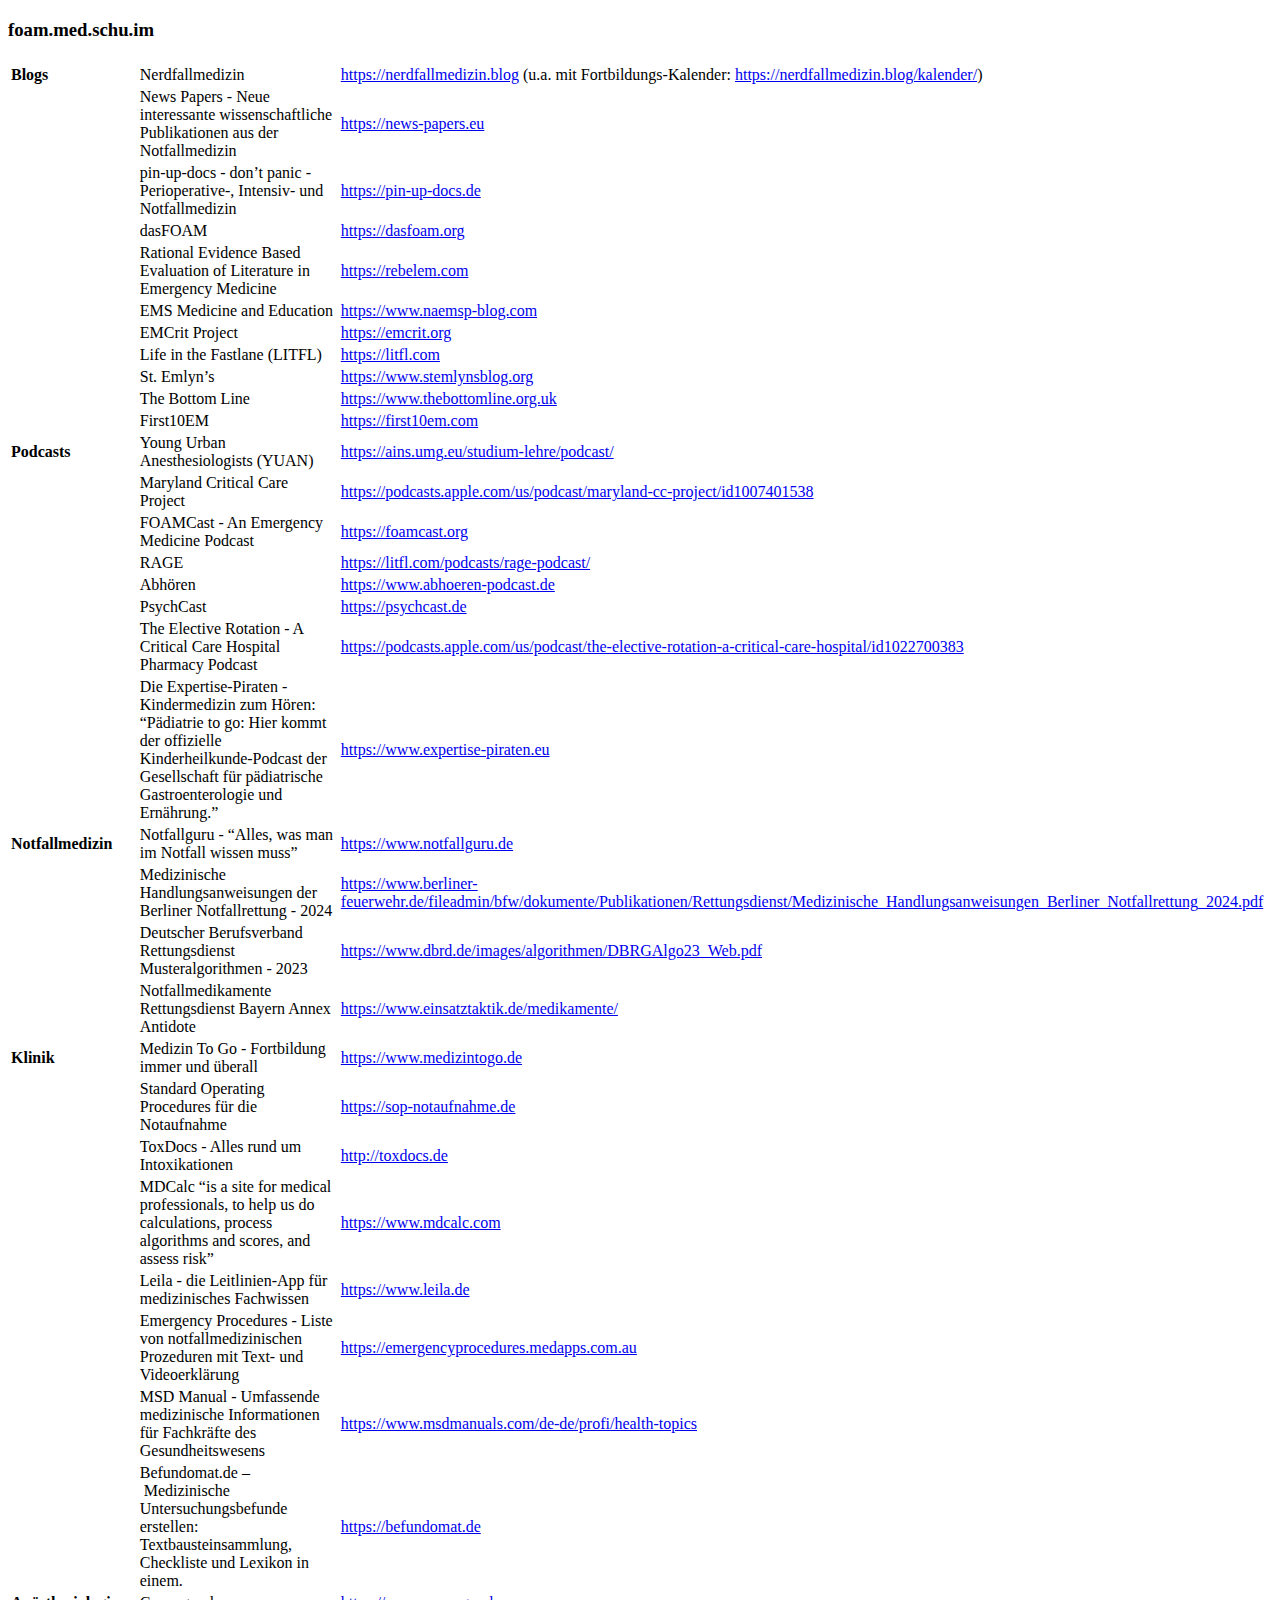
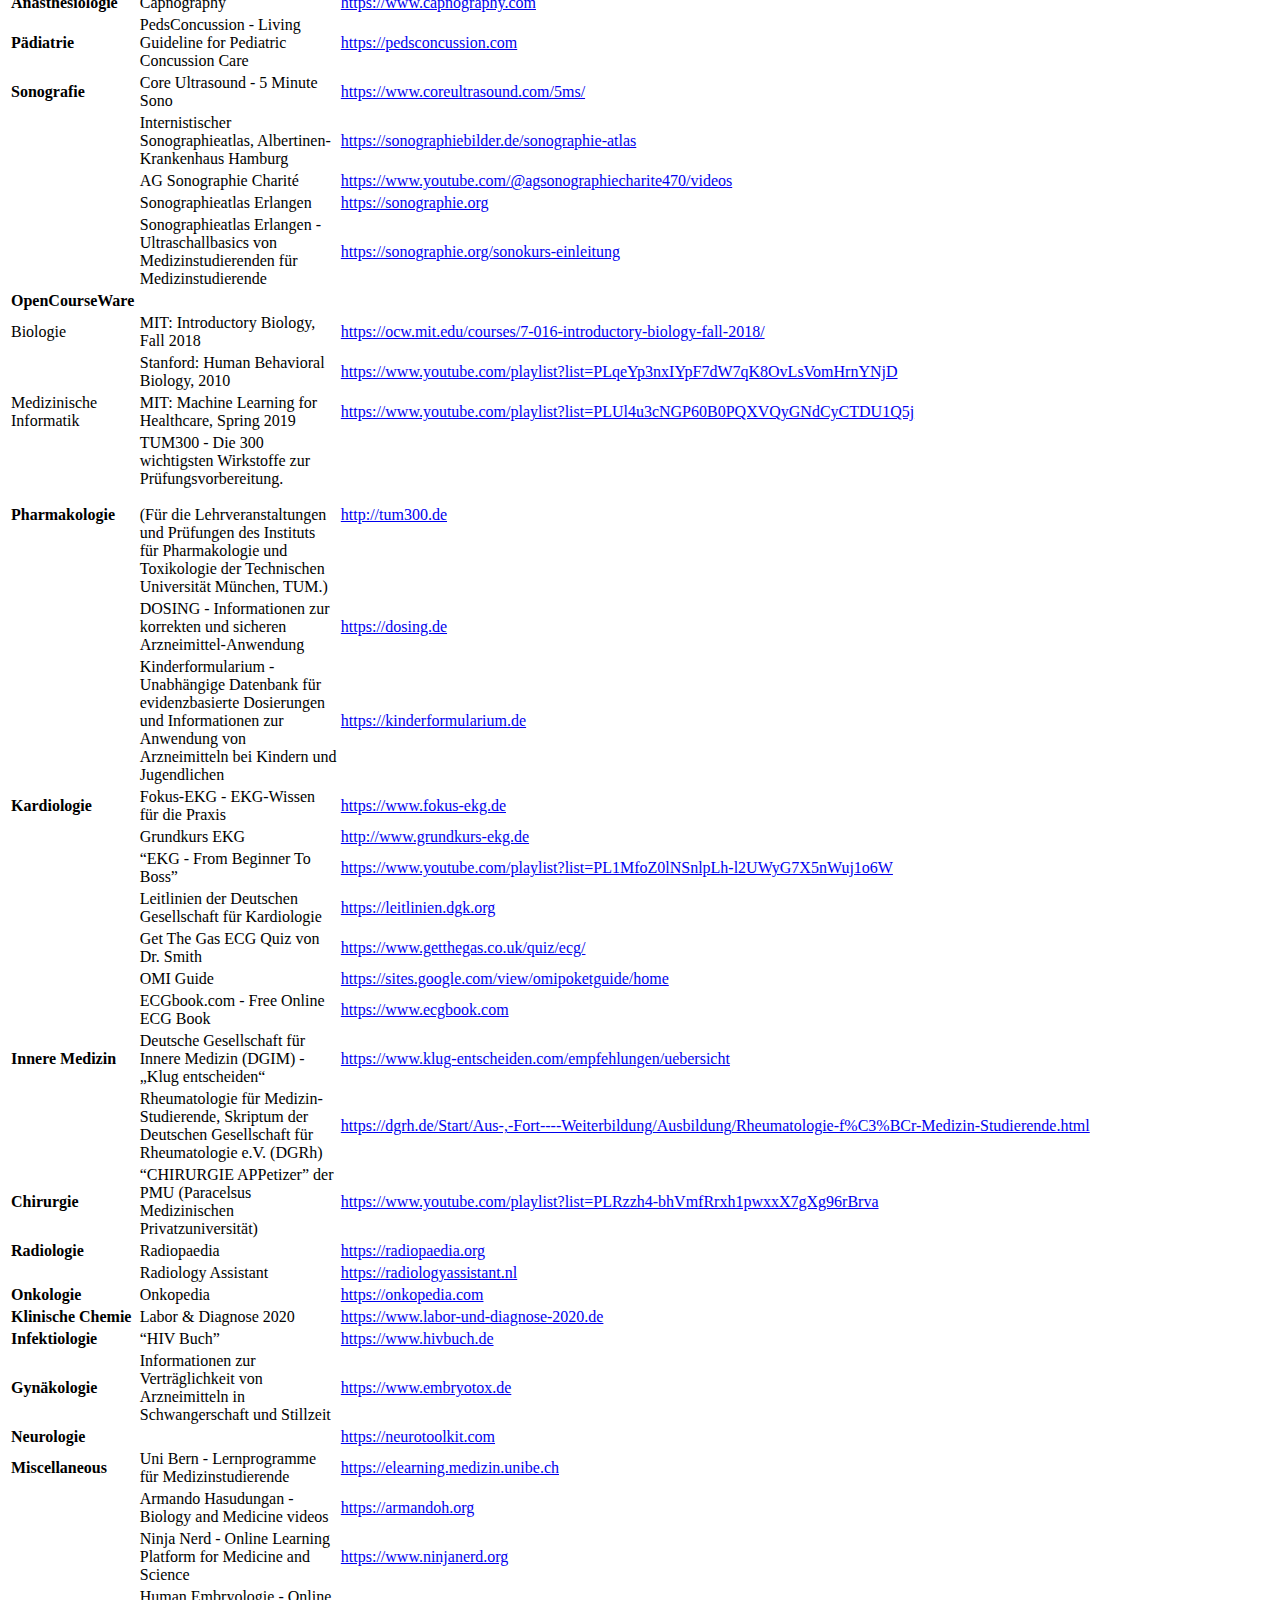
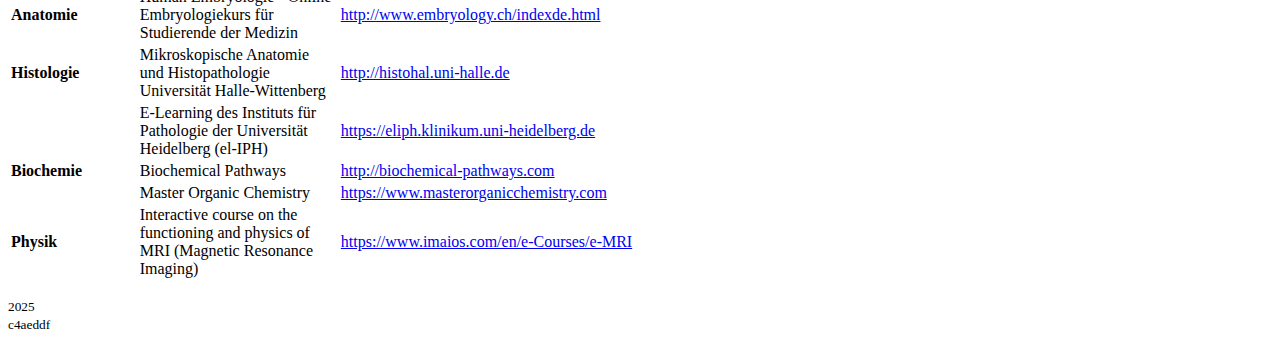
<file: index.html>
<!doctype html><html lang=de><head><meta charset=utf-8><meta name=viewport content="width=device-width,initial-scale=1,shrink-to-fit=no"><meta name=generator content="Hugo 0.139.3"><meta name=author content="Michael Schubert"><title>foam.med.schu.im</title>
<link rel=stylesheet href=https://foam.med.schu.im/scss/about-blank.min.css><link href=https://foam.med.schu.im/index.xml rel=alternate type=application/rss+xml title=foam.med.schu.im></head><body><div class=mt-3></div><div class=container-fluid><h3 id=foammedschuim>foam.med.schu.im</h3><table class="table table-sm"><thead><tr><th></th><th></th><th></th></tr></thead><tbody><tr><td><strong>Blogs</strong></td><td>Nerdfallmedizin</td><td><a href=https://nerdfallmedizin.blog>https://nerdfallmedizin.blog</a> (u.a. mit Fortbildungs-Kalender: <a href=https://nerdfallmedizin.blog/kalender/>https://nerdfallmedizin.blog/kalender/</a>)</td></tr><tr><td></td><td>News Papers - Neue interessante wissenschaftliche Publikationen aus der Notfallmedizin</td><td><a href=https://news-papers.eu>https://news-papers.eu</a></td></tr><tr><td></td><td>pin-up-docs - don&rsquo;t panic - Perioperative-, Intensiv- und Notfallmedizin</td><td><a href=https://pin-up-docs.de>https://pin-up-docs.de</a></td></tr><tr><td></td><td>dasFOAM</td><td><a href=https://dasfoam.org>https://dasfoam.org</a></td></tr><tr><td></td><td>Rational Evidence Based Evaluation of Literature in Emergency Medicine</td><td><a href=https://rebelem.com>https://rebelem.com</a></td></tr><tr><td></td><td>EMS Medicine and Education</td><td><a href=https://www.naemsp-blog.com>https://www.naemsp-blog.com</a></td></tr><tr><td></td><td>EMCrit Project</td><td><a href=https://emcrit.org>https://emcrit.org</a></td></tr><tr><td></td><td>Life in the Fastlane (LITFL)</td><td><a href=https://litfl.com>https://litfl.com</a></td></tr><tr><td></td><td>St. Emlyn&rsquo;s</td><td><a href=https://www.stemlynsblog.org>https://www.stemlynsblog.org</a></td></tr><tr><td></td><td>The Bottom Line</td><td><a href=https://www.thebottomline.org.uk>https://www.thebottomline.org.uk</a></td></tr><tr><td></td><td>First10EM</td><td><a href=https://first10em.com>https://first10em.com</a></td></tr><tr><td><strong>Podcasts</strong></td><td>Young Urban Anesthesiologists (YUAN)</td><td><a href=https://ains.umg.eu/studium-lehre/podcast/>https://ains.umg.eu/studium-lehre/podcast/</a></td></tr><tr><td></td><td>Maryland Critical Care Project</td><td><a href=https://podcasts.apple.com/us/podcast/maryland-cc-project/id1007401538>https://podcasts.apple.com/us/podcast/maryland-cc-project/id1007401538</a></td></tr><tr><td></td><td>FOAMCast - An Emergency Medicine Podcast</td><td><a href=https://foamcast.org>https://foamcast.org</a></td></tr><tr><td></td><td>RAGE</td><td><a href=https://litfl.com/podcasts/rage-podcast/>https://litfl.com/podcasts/rage-podcast/</a></td></tr><tr><td></td><td>Abhören</td><td><a href=https://www.abhoeren-podcast.de>https://www.abhoeren-podcast.de</a></td></tr><tr><td></td><td>PsychCast</td><td><a href=https://psychcast.de>https://psychcast.de</a></td></tr><tr><td></td><td>The Elective Rotation - A Critical Care Hospital Pharmacy Podcast</td><td><a href=https://podcasts.apple.com/us/podcast/the-elective-rotation-a-critical-care-hospital/id1022700383>https://podcasts.apple.com/us/podcast/the-elective-rotation-a-critical-care-hospital/id1022700383</a></td></tr><tr><td></td><td>Die Expertise-Piraten - Kindermedizin zum Hören: &ldquo;Pädiatrie to go: Hier kommt der offizielle Kinderheilkunde-Podcast der Gesellschaft für pädiatrische Gastroenterologie und Ernährung.&rdquo;</td><td><a href=https://www.expertise-piraten.eu>https://www.expertise-piraten.eu</a></td></tr><tr><td><strong>Notfallmedizin</strong></td><td>Notfallguru - &ldquo;Alles, was man im Notfall wissen muss&rdquo;</td><td><a href=https://www.notfallguru.de>https://www.notfallguru.de</a></td></tr><tr><td></td><td>Medizinische Handlungsanweisungen der Berliner Notfallrettung - 2024</td><td><a href=https://www.berliner-feuerwehr.de/fileadmin/bfw/dokumente/Publikationen/Rettungsdienst/Medizinische_Handlungsanweisungen_Berliner_Notfallrettung_2024.pdf>https://www.berliner-feuerwehr.de/fileadmin/bfw/dokumente/Publikationen/Rettungsdienst/Medizinische_Handlungsanweisungen_Berliner_Notfallrettung_2024.pdf</a></td></tr><tr><td></td><td>Deutscher Berufsverband Rettungsdienst Musteralgorithmen - 2023</td><td><a href=https://www.dbrd.de/images/algorithmen/DBRGAlgo23_Web.pdf>https://www.dbrd.de/images/algorithmen/DBRGAlgo23_Web.pdf</a></td></tr><tr><td></td><td>Notfallmedikamente Rettungsdienst Bayern Annex Antidote</td><td><a href=https://www.einsatztaktik.de/medikamente/>https://www.einsatztaktik.de/medikamente/</a></td></tr><tr><td><strong>Klinik</strong></td><td>Medizin To Go - Fortbildung immer und überall</td><td><a href=https://www.medizintogo.de>https://www.medizintogo.de</a></td></tr><tr><td></td><td>Standard Operating Procedures für die Notaufnahme</td><td><a href=https://sop-notaufnahme.de>https://sop-notaufnahme.de</a></td></tr><tr><td></td><td>ToxDocs - Alles rund um Intoxikationen</td><td><a href=http://toxdocs.de>http://toxdocs.de</a></td></tr><tr><td></td><td>MDCalc &ldquo;is a site for medical professionals, to help us do calculations, process algorithms and scores, and assess risk&rdquo;</td><td><a href=https://www.mdcalc.com>https://www.mdcalc.com</a></td></tr><tr><td></td><td>Leila - die Leitlinien-App für medizinisches Fachwissen</td><td><a href=https://www.leila.de>https://www.leila.de</a></td></tr><tr><td></td><td>Emergency Procedures - Liste von notfallmedizinischen Prozeduren mit Text- und Videoerklärung</td><td><a href=https://emergencyprocedures.medapps.com.au>https://emergencyprocedures.medapps.com.au</a></td></tr><tr><td></td><td>MSD Manual - Umfassende medizinische Informationen für Fachkräfte des Gesundheitswesens</td><td><a href=https://www.msdmanuals.com/de-de/profi/health-topics>https://www.msdmanuals.com/de-de/profi/health-topics</a></td></tr><tr><td></td><td>Befundomat.de – Medizinische Untersuchungsbefunde erstellen: Textbausteinsammlung, Checkliste und Lexikon in einem.</td><td><a href=https://befundomat.de>https://befundomat.de</a></td></tr><tr><td><strong>Anästhesiologie</strong></td><td>Capnography</td><td><a href=https://www.capnography.com>https://www.capnography.com</a></td></tr><tr><td><strong>Pädiatrie</strong></td><td>PedsConcussion - Living Guideline for Pediatric Concussion Care</td><td><a href=https://pedsconcussion.com>https://pedsconcussion.com</a></td></tr><tr><td><strong>Sonografie</strong></td><td>Core Ultrasound - 5 Minute Sono</td><td><a href=https://www.coreultrasound.com/5ms/>https://www.coreultrasound.com/5ms/</a></td></tr><tr><td></td><td>Internistischer Sonographieatlas, Albertinen-Krankenhaus Hamburg</td><td><a href=https://sonographiebilder.de/sonographie-atlas>https://sonographiebilder.de/sonographie-atlas</a></td></tr><tr><td></td><td>AG Sonographie Charité</td><td><a href=https://www.youtube.com/@agsonographiecharite470/videos>https://www.youtube.com/@agsonographiecharite470/videos</a></td></tr><tr><td></td><td>Sonographieatlas Erlangen</td><td><a href=https://sonographie.org>https://sonographie.org</a></td></tr><tr><td></td><td>Sonographieatlas Erlangen - Ultraschallbasics von Medizinstudierenden für Medizinstudierende</td><td><a href=https://sonographie.org/sonokurs-einleitung>https://sonographie.org/sonokurs-einleitung</a></td></tr><tr><td><strong>OpenCourseWare</strong></td><td></td><td></td></tr><tr><td>Biologie</td><td>MIT: Introductory Biology, Fall 2018</td><td><a href=https://ocw.mit.edu/courses/7-016-introductory-biology-fall-2018/>https://ocw.mit.edu/courses/7-016-introductory-biology-fall-2018/</a></td></tr><tr><td></td><td>Stanford: Human Behavioral Biology, 2010</td><td><a href="https://www.youtube.com/playlist?list=PLqeYp3nxIYpF7dW7qK8OvLsVomHrnYNjD">https://www.youtube.com/playlist?list=PLqeYp3nxIYpF7dW7qK8OvLsVomHrnYNjD</a></td></tr><tr><td>Medizinische Informatik</td><td>MIT: Machine Learning for Healthcare, Spring 2019</td><td><a href="https://www.youtube.com/playlist?list=PLUl4u3cNGP60B0PQXVQyGNdCyCTDU1Q5j">https://www.youtube.com/playlist?list=PLUl4u3cNGP60B0PQXVQyGNdCyCTDU1Q5j</a></td></tr><tr><td><strong>Pharmakologie</strong></td><td>TUM300 - Die 300 wichtigsten Wirkstoffe zur Prüfungsvorbereitung.<br><br>(Für die Lehrveranstaltungen und Prüfungen des Instituts für Pharmakologie und Toxikologie der Technischen Universität München, TUM.)</td><td><a href=http://tum300.de>http://tum300.de</a></td></tr><tr><td></td><td>DOSING - Informationen zur korrekten und sicheren Arzneimittel-Anwendung</td><td><a href=https://dosing.de>https://dosing.de</a></td></tr><tr><td></td><td>Kinderformularium - Unabhängige Datenbank für evidenzbasierte Dosierungen und Informationen zur Anwendung von Arzneimitteln bei Kindern und Jugendlichen</td><td><a href=https://kinderformularium.de>https://kinderformularium.de</a></td></tr><tr><td><strong>Kardiologie</strong></td><td>Fokus-EKG - EKG-Wissen für die Praxis</td><td><a href=https://www.fokus-ekg.de>https://www.fokus-ekg.de</a></td></tr><tr><td></td><td>Grundkurs EKG</td><td><a href=http://www.grundkurs-ekg.de>http://www.grundkurs-ekg.de</a></td></tr><tr><td></td><td>&ldquo;EKG - From Beginner To Boss&rdquo;</td><td><a href="https://www.youtube.com/playlist?list=PL1MfoZ0lNSnlpLh-l2UWyG7X5nWuj1o6W">https://www.youtube.com/playlist?list=PL1MfoZ0lNSnlpLh-l2UWyG7X5nWuj1o6W</a></td></tr><tr><td></td><td>Leitlinien der Deutschen Gesellschaft für Kardiologie</td><td><a href=https://leitlinien.dgk.org>https://leitlinien.dgk.org</a></td></tr><tr><td></td><td>Get The Gas ECG Quiz von Dr. Smith</td><td><a href=https://www.getthegas.co.uk/quiz/ecg/>https://www.getthegas.co.uk/quiz/ecg/</a></td></tr><tr><td></td><td>OMI Guide</td><td><a href=https://sites.google.com/view/omipoketguide/home>https://sites.google.com/view/omipoketguide/home</a></td></tr><tr><td></td><td>ECGbook.com - Free Online ECG Book</td><td><a href=https://www.ecgbook.com>https://www.ecgbook.com</a></td></tr><tr><td><strong>Innere Medizin</strong></td><td>Deutsche Gesellschaft für Innere Medizin (DGIM) - „Klug entscheiden“</td><td><a href=https://www.klug-entscheiden.com/empfehlungen/uebersicht>https://www.klug-entscheiden.com/empfehlungen/uebersicht</a></td></tr><tr><td></td><td>Rheumatologie für Medizin-Studierende, Skriptum der Deutschen Gesellschaft für Rheumatologie e.V. (DGRh)</td><td><a href=https://dgrh.de/Start/Aus-,-Fort----Weiterbildung/Ausbildung/Rheumatologie-f%C3%BCr-Medizin-Studierende.html>https://dgrh.de/Start/Aus-,-Fort----Weiterbildung/Ausbildung/Rheumatologie-f%C3%BCr-Medizin-Studierende.html</a></td></tr><tr><td><strong>Chirurgie</strong></td><td>&ldquo;CHIRURGIE APPetizer&rdquo; der PMU (Paracelsus Medizinischen Privatzuniversität)</td><td><a href="https://www.youtube.com/playlist?list=PLRzzh4-bhVmfRrxh1pwxxX7gXg96rBrva">https://www.youtube.com/playlist?list=PLRzzh4-bhVmfRrxh1pwxxX7gXg96rBrva</a></td></tr><tr><td><strong>Radiologie</strong></td><td>Radiopaedia</td><td><a href=https://radiopaedia.org>https://radiopaedia.org</a></td></tr><tr><td></td><td>Radiology Assistant</td><td><a href=https://radiologyassistant.nl>https://radiologyassistant.nl</a></td></tr><tr><td><strong>Onkologie</strong></td><td>Onkopedia</td><td><a href=https://onkopedia.com>https://onkopedia.com</a></td></tr><tr><td><strong>Klinische Chemie</strong></td><td>Labor & Diagnose 2020</td><td><a href=https://www.labor-und-diagnose-2020.de>https://www.labor-und-diagnose-2020.de</a></td></tr><tr><td><strong>Infektiologie</strong></td><td>&ldquo;HIV Buch&rdquo;</td><td><a href=https://www.hivbuch.de>https://www.hivbuch.de</a></td></tr><tr><td><strong>Gynäkologie</strong></td><td>Informationen zur Verträglichkeit von Arzneimitteln in Schwangerschaft und Stillzeit</td><td><a href=https://www.embryotox.de>https://www.embryotox.de</a></td></tr><tr><td><strong>Neurologie</strong></td><td></td><td><a href=https://neurotoolkit.com>https://neurotoolkit.com</a></td></tr><tr><td><strong>Miscellaneous</strong></td><td>Uni Bern - Lernprogramme für Medizinstudierende</td><td><a href=https://elearning.medizin.unibe.ch>https://elearning.medizin.unibe.ch</a></td></tr><tr><td></td><td>Armando Hasudungan - Biology and Medicine videos</td><td><a href=https://armandoh.org>https://armandoh.org</a></td></tr><tr><td></td><td>Ninja Nerd - Online Learning Platform for Medicine and Science</td><td><a href=https://www.ninjanerd.org>https://www.ninjanerd.org</a></td></tr><tr><td><strong>Anatomie</strong></td><td>Human Embryologie - Online Embryologiekurs für Studierende der Medizin</td><td><a href=http://www.embryology.ch/indexde.html>http://www.embryology.ch/indexde.html</a></td></tr><tr><td><strong>Histologie</strong></td><td>Mikroskopische Anatomie und Histopathologie Universität Halle-Wittenberg</td><td><a href=http://histohal.uni-halle.de>http://histohal.uni-halle.de</a></td></tr><tr><td></td><td>E-Learning des Instituts für Pathologie der Universität Heidelberg (el-IPH)</td><td><a href=https://eliph.klinikum.uni-heidelberg.de>https://eliph.klinikum.uni-heidelberg.de</a></td></tr><tr><td><strong>Biochemie</strong></td><td>Biochemical Pathways</td><td><a href=http://biochemical-pathways.com>http://biochemical-pathways.com</a></td></tr><tr><td></td><td>Master Organic Chemistry</td><td><a href=https://www.masterorganicchemistry.com>https://www.masterorganicchemistry.com</a></td></tr><tr><td><strong>Physik</strong></td><td>Interactive course on the functioning and physics of MRI (Magnetic Resonance Imaging)</td><td><a href=https://www.imaios.com/en/e-Courses/e-MRI>https://www.imaios.com/en/e-Courses/e-MRI</a></td></tr></tbody></table><div class=row><div class=col><p class="text-center text-muted"><small>2025<br>c4aeddf</small></p></div></div></div></body></html>
</file>
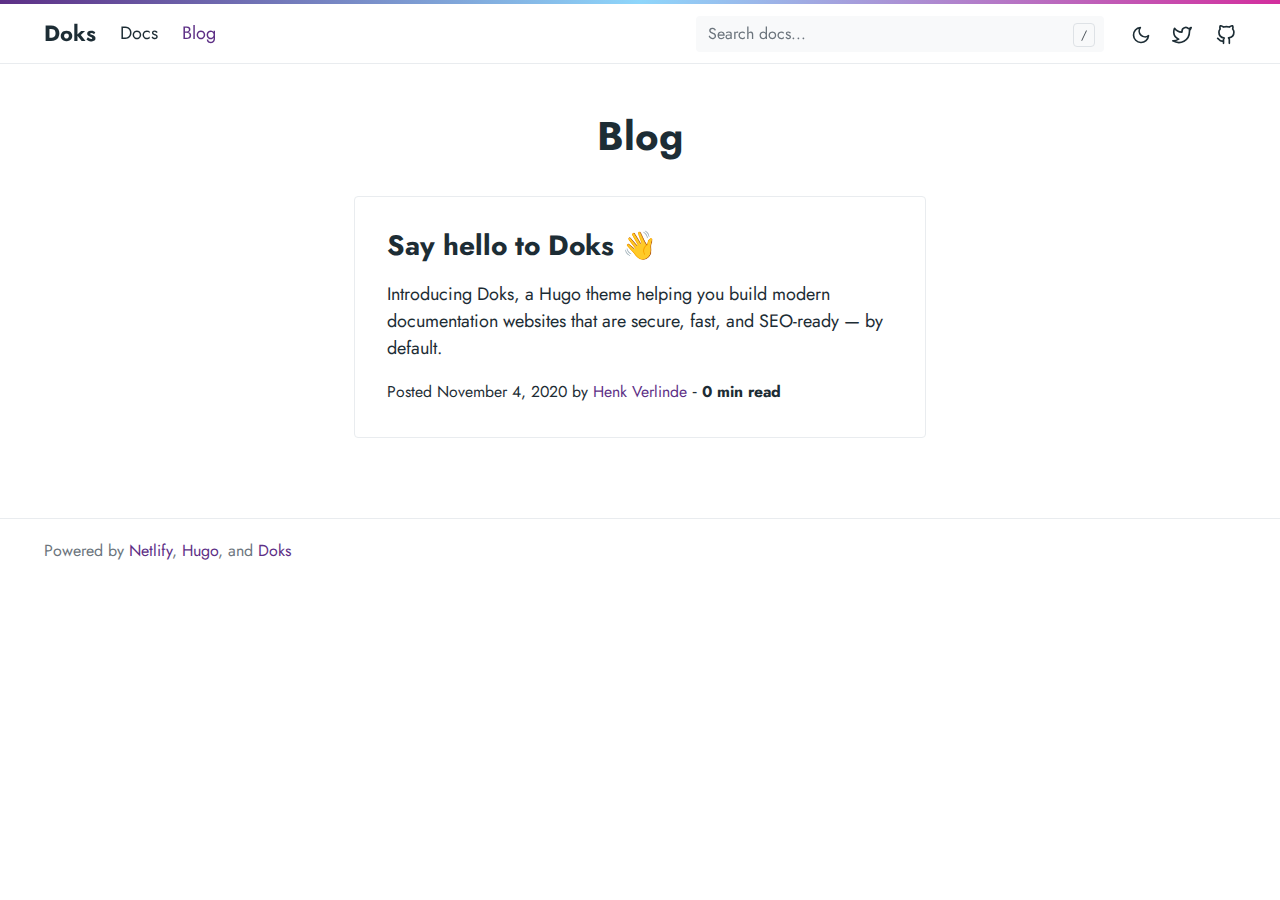
<file: blog/index.html>
<!doctype html><html lang=en-us><head><meta charset=utf-8><meta http-equiv=x-ua-compatible content="ie=edge"><meta name=viewport content="width=device-width,initial-scale=1,shrink-to-fit=no"><link rel=preload as=font href=/fonts/vendor/jost/jost-v4-latin-regular.woff2 type=font/woff2 crossorigin><link rel=preload as=font href=/fonts/vendor/jost/jost-v4-latin-700.woff2 type=font/woff2 crossorigin><link rel=stylesheet href=/main.10ccb4eb6483819b06492195d9dc144f3bc7a0259df4445dac97619d3102edee925dea9fa2f929cfe8b83f644af0eff57a38a53f572b37d71ff06b0c11e2ce1a.css integrity="sha512-EMy062SDgZsGSSGV2dwUTzvHoCWd9ERdrJdhnTEC7e6SXeqfovkpz+i4P2RK8O/1ejilP1crN9cf8GsMEeLOGg==" crossorigin=anonymous><noscript><style>img.lazyload{display:none}</style></noscript><meta name=robots content="index, follow"><meta name=googlebot content="index, follow, max-snippet:-1, max-image-preview:large, max-video-preview:-1"><meta name=bingbot content="index, follow, max-snippet:-1, max-image-preview:large, max-video-preview:-1"><title>Blog - Doks</title><meta name=description content="The Doks Blog."><link rel=canonical href=/blog/><meta name=twitter:card content="summary_large_image"><meta name=twitter:image content="/doks.png"><meta name=twitter:title content="Blog"><meta name=twitter:description content="The Doks Blog."><meta name=twitter:site content="@henkverlinde"><meta name=twitter:creator content="@henkverlinde"><meta property="og:title" content="Blog"><meta property="og:description" content="The Doks Blog."><meta property="og:type" content="website"><meta property="og:url" content="/blog/"><meta property="og:image" content="/doks.png"><meta property="og:updated_time" content="2020-10-06T08:49:55+00:00"><meta property="og:site_name" content="Doks"><meta property="article:publisher" content="https://www.facebook.com/verlinde.henk"><meta property="article:author" content="https://www.facebook.com/verlinde.henk"><meta property="og:locale" content="en_US"><link rel=alternate type=application/rss+xml href=/blog/index.xml><link rel=sitemap type=application/xml href=/blog/sitemap.xml><script type=application/ld+json>{"@context":"http://schema.org","@type":"BreadcrumbList","itemListElement":[{"@type":"ListItem","position":1,"name":"Home","item":"\/"},{"@type":"ListItem","position":2,"name":"Blog","item":"\/blog\/"}]}</script><meta name=theme-color content="#fff"><link rel=apple-touch-icon sizes=180x180 href=/apple-touch-icon.png><link rel=icon type=image/png sizes=32x32 href=/favicon-32x32.png><link rel=icon type=image/png sizes=16x16 href=/favicon-16x16.png><link rel=manifest href=/site.webmanifest></head><body class="blog list"><div class="header-bar fixed-top"></div><header class="navbar fixed-top navbar-expand-md navbar-light"><div class=container><input class="menu-btn order-0" type=checkbox id=menu-btn>
<label class="menu-icon d-md-none" for=menu-btn><span class=navicon></span></label><a class="navbar-brand order-1 order-md-0 me-auto" href=/>Doks</a>
<button id=mode class="btn btn-link order-2 order-md-4" type=button aria-label="Toggle mode">
<span class=toggle-dark><svg xmlns="http://www.w3.org/2000/svg" width="20" height="20" viewBox="0 0 24 24" fill="none" stroke="currentcolor" stroke-width="2" stroke-linecap="round" stroke-linejoin="round" class="feather feather-moon"><path d="M21 12.79A9 9 0 1111.21 3 7 7 0 0021 12.79z"/></svg></span><span class=toggle-light><svg xmlns="http://www.w3.org/2000/svg" width="20" height="20" viewBox="0 0 24 24" fill="none" stroke="currentcolor" stroke-width="2" stroke-linecap="round" stroke-linejoin="round" class="feather feather-sun"><circle cx="12" cy="12" r="5"/><line x1="12" y1="1" x2="12" y2="3"/><line x1="12" y1="21" x2="12" y2="23"/><line x1="4.22" y1="4.22" x2="5.64" y2="5.64"/><line x1="18.36" y1="18.36" x2="19.78" y2="19.78"/><line x1="1" y1="12" x2="3" y2="12"/><line x1="21" y1="12" x2="23" y2="12"/><line x1="4.22" y1="19.78" x2="5.64" y2="18.36"/><line x1="18.36" y1="5.64" x2="19.78" y2="4.22"/></svg></span></button><ul class="navbar-nav social-nav order-3 order-md-5"><li class=nav-item><a class=nav-link href=https://twitter.com/getdoks><svg xmlns="http://www.w3.org/2000/svg" width="20" height="20" viewBox="0 0 24 24" fill="none" stroke="currentcolor" stroke-width="2" stroke-linecap="round" stroke-linejoin="round" class="feather feather-twitter"><path d="M23 3a10.9 10.9.0 01-3.14 1.53 4.48 4.48.0 00-7.86 3v1A10.66 10.66.0 013 4s-4 9 5 13a11.64 11.64.0 01-7 2c9 5 20 0 20-11.5a4.5 4.5.0 00-.08-.83A7.72 7.72.0 0023 3z"/></svg><span class="ms-2 visually-hidden">Twitter</span></a></li><li class=nav-item><a class=nav-link href=https://github.com/h-enk/doks><svg xmlns="http://www.w3.org/2000/svg" width="20" height="20" viewBox="0 0 24 24" fill="none" stroke="currentcolor" stroke-width="2" stroke-linecap="round" stroke-linejoin="round" class="feather feather-github"><path d="M9 19c-5 1.5-5-2.5-7-3m14 6v-3.87a3.37 3.37.0 00-.94-2.61c3.14-.35 6.44-1.54 6.44-7A5.44 5.44.0 0020 4.77 5.07 5.07.0 0019.91 1S18.73.65 16 2.48a13.38 13.38.0 00-7 0C6.27.65 5.09 1 5.09 1A5.07 5.07.0 005 4.77 5.44 5.44.0 003.5 8.55c0 5.42 3.3 6.61 6.44 7A3.37 3.37.0 009 18.13V22"/></svg><span class="ms-2 visually-hidden">GitHub</span></a></li></ul><div class="collapse navbar-collapse order-4 order-md-1"><ul class="navbar-nav main-nav me-auto order-5 order-md-2"><li class=nav-item><a class=nav-link href=/docs/prologue/introduction/>Docs</a></li><li class="nav-item active"><a class=nav-link href=/blog/>Blog</a></li></ul><div class="break order-6 d-md-none"></div><form class="navbar-form flex-grow-1 order-7 order-md-3"><input id=userinput class="form-control is-search" type=search placeholder="Search docs..." aria-label="Search docs..." autocomplete=off><div id=suggestions class="shadow bg-white rounded"></div></form></div></div></header><div class="wrap container" role=document><div class=content><div class="row justify-content-center"><div class="col-md-12 col-lg-10 col-xl-8"><article><h1 class=text-center>Blog</h1><div class=text-center></div><div class=card-list><div class=card><div class=card-body><h2 class=h3><a class="stretched-link text-body" href=/blog/say-hello-to-doks/>Say hello to Doks 👋</a></h2><p>Introducing Doks, a Hugo theme helping you build modern documentation websites that are secure, fast, and SEO-ready — by default.</p><p><small>Posted November 4, 2020 by <a class="stretched-link position-relative" href=/contributors/henk-verlinde/>Henk Verlinde</a>&nbsp;&dash;&nbsp;<strong>0&nbsp;min read</strong></small><p></div></div></div></article></div></div></div></div><footer class="footer text-muted"><div class=container><div class=row><div class="col-lg-8 order-last order-lg-first"><ul class=list-inline><li class=list-inline-item>Powered by <a href=https://www.netlify.com/>Netlify</a>, <a href=https://gohugo.io/>Hugo</a>, and <a href=https://getdoks.org/>Doks</a></li></ul></div><div class="col-lg-8 order-first order-lg-last text-lg-end"><ul class=list-inline></ul></div></div></div></footer><script src=/js/highlight.min.e9108a0b3c03958002f9650a02a3c3dcc2c69459b908c8440f7d2ad360aa0f216c0023ba6192f82a8bdbd996bd314e1e0cff114a8f54a0166630560d0be8ede7.js integrity="sha512-6RCKCzwDlYAC+WUKAqPD3MLGlFm5CMhED30q02CqDyFsACO6YZL4Kovb2Za9MU4eDP8RSo9UoBZmMFYNC+jt5w==" crossorigin=anonymous defer></script><script src=/main.min.7ab523108435955765bcb88a0ee704f412ba01646b5478e84f3b9feb24f0ce750a14c3f7bd9a62408fe21e41996d361a9eb29f77e85dfe77b7e17f7623bd3a97.js integrity="sha512-erUjEIQ1lVdlvLiKDucE9BK6AWRrVHjoTzuf6yTwznUKFMP3vZpiQI/iHkGZbTYanrKfd+hd/ne34X92I706lw==" crossorigin=anonymous defer></script><script src=/index.min.c6534be7f56a459edcefb0aaebd9da5a2c7b24682090a14c2839bdf24a97cc9d292e4ed3678f55f8ffed2821397775c963a8da1a69f84dc1d28248629327839e.js integrity="sha512-xlNL5/VqRZ7c77Cq69naWix7JGggkKFMKDm98kqXzJ0pLk7TZ49V+P/tKCE5d3XJY6jaGmn4TcHSgkhikyeDng==" crossorigin=anonymous defer></script></body></html>
</file>
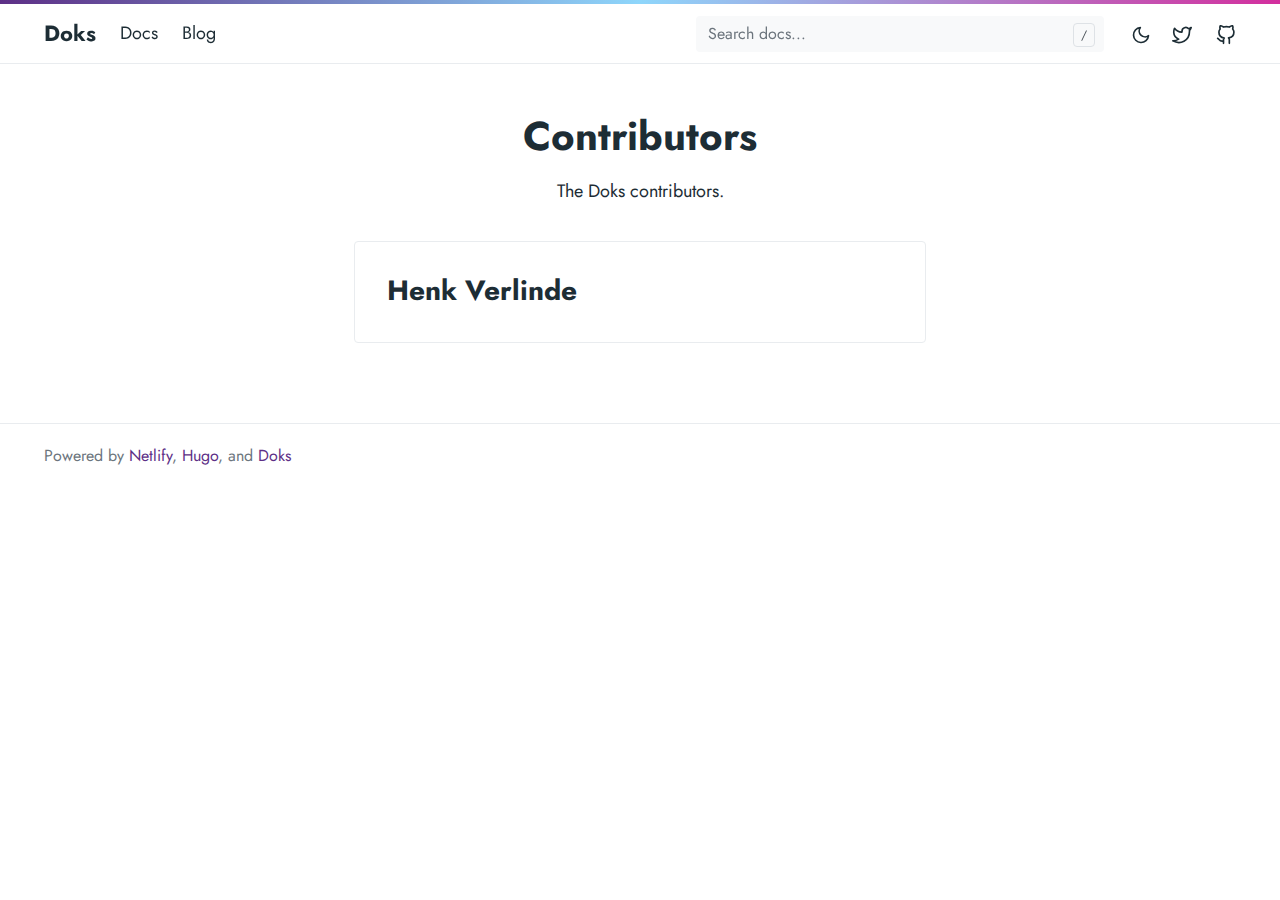
<file: contributors/index.html>
<!doctype html><html lang=en-us><head><meta charset=utf-8><meta http-equiv=x-ua-compatible content="ie=edge"><meta name=viewport content="width=device-width,initial-scale=1,shrink-to-fit=no"><link rel=preload as=font href=/fonts/vendor/jost/jost-v4-latin-regular.woff2 type=font/woff2 crossorigin><link rel=preload as=font href=/fonts/vendor/jost/jost-v4-latin-700.woff2 type=font/woff2 crossorigin><link rel=stylesheet href=/main.10ccb4eb6483819b06492195d9dc144f3bc7a0259df4445dac97619d3102edee925dea9fa2f929cfe8b83f644af0eff57a38a53f572b37d71ff06b0c11e2ce1a.css integrity="sha512-EMy062SDgZsGSSGV2dwUTzvHoCWd9ERdrJdhnTEC7e6SXeqfovkpz+i4P2RK8O/1ejilP1crN9cf8GsMEeLOGg==" crossorigin=anonymous><noscript><style>img.lazyload{display:none}</style></noscript><meta name=robots content="index, follow"><meta name=googlebot content="index, follow, max-snippet:-1, max-image-preview:large, max-video-preview:-1"><meta name=bingbot content="index, follow, max-snippet:-1, max-image-preview:large, max-video-preview:-1"><title>Contributors - Doks</title><meta name=description content="The Doks contributors."><link rel=canonical href=/contributors/><meta name=twitter:card content="summary_large_image"><meta name=twitter:image content="/doks.png"><meta name=twitter:title content="Contributors"><meta name=twitter:description content="The Doks contributors."><meta name=twitter:site content="@henkverlinde"><meta name=twitter:creator content="@henkverlinde"><meta property="og:title" content="Contributors"><meta property="og:description" content="The Doks contributors."><meta property="og:type" content="website"><meta property="og:url" content="/contributors/"><meta property="og:image" content="/doks.png"><meta property="og:updated_time" content="2020-10-06T08:50:29+00:00"><meta property="og:site_name" content="Doks"><meta property="article:publisher" content="https://www.facebook.com/verlinde.henk"><meta property="article:author" content="https://www.facebook.com/verlinde.henk"><meta property="og:locale" content="en_US"><link rel=alternate type=application/rss+xml href=/contributors/index.xml><script type=application/ld+json>{"@context":"http://schema.org","@type":"BreadcrumbList","itemListElement":[{"@type":"ListItem","position":1,"name":"Home","item":"\/"},{"@type":"ListItem","position":2,"name":"Contributors","item":"\/contributors\/"}]}</script><meta name=theme-color content="#fff"><link rel=apple-touch-icon sizes=180x180 href=/apple-touch-icon.png><link rel=icon type=image/png sizes=32x32 href=/favicon-32x32.png><link rel=icon type=image/png sizes=16x16 href=/favicon-16x16.png><link rel=manifest href=/site.webmanifest></head><body class="contributors list"><div class="header-bar fixed-top"></div><header class="navbar fixed-top navbar-expand-md navbar-light"><div class=container><input class="menu-btn order-0" type=checkbox id=menu-btn>
<label class="menu-icon d-md-none" for=menu-btn><span class=navicon></span></label><a class="navbar-brand order-1 order-md-0 me-auto" href=/>Doks</a>
<button id=mode class="btn btn-link order-2 order-md-4" type=button aria-label="Toggle mode">
<span class=toggle-dark><svg xmlns="http://www.w3.org/2000/svg" width="20" height="20" viewBox="0 0 24 24" fill="none" stroke="currentcolor" stroke-width="2" stroke-linecap="round" stroke-linejoin="round" class="feather feather-moon"><path d="M21 12.79A9 9 0 1111.21 3 7 7 0 0021 12.79z"/></svg></span><span class=toggle-light><svg xmlns="http://www.w3.org/2000/svg" width="20" height="20" viewBox="0 0 24 24" fill="none" stroke="currentcolor" stroke-width="2" stroke-linecap="round" stroke-linejoin="round" class="feather feather-sun"><circle cx="12" cy="12" r="5"/><line x1="12" y1="1" x2="12" y2="3"/><line x1="12" y1="21" x2="12" y2="23"/><line x1="4.22" y1="4.22" x2="5.64" y2="5.64"/><line x1="18.36" y1="18.36" x2="19.78" y2="19.78"/><line x1="1" y1="12" x2="3" y2="12"/><line x1="21" y1="12" x2="23" y2="12"/><line x1="4.22" y1="19.78" x2="5.64" y2="18.36"/><line x1="18.36" y1="5.64" x2="19.78" y2="4.22"/></svg></span></button><ul class="navbar-nav social-nav order-3 order-md-5"><li class=nav-item><a class=nav-link href=https://twitter.com/getdoks><svg xmlns="http://www.w3.org/2000/svg" width="20" height="20" viewBox="0 0 24 24" fill="none" stroke="currentcolor" stroke-width="2" stroke-linecap="round" stroke-linejoin="round" class="feather feather-twitter"><path d="M23 3a10.9 10.9.0 01-3.14 1.53 4.48 4.48.0 00-7.86 3v1A10.66 10.66.0 013 4s-4 9 5 13a11.64 11.64.0 01-7 2c9 5 20 0 20-11.5a4.5 4.5.0 00-.08-.83A7.72 7.72.0 0023 3z"/></svg><span class="ms-2 visually-hidden">Twitter</span></a></li><li class=nav-item><a class=nav-link href=https://github.com/h-enk/doks><svg xmlns="http://www.w3.org/2000/svg" width="20" height="20" viewBox="0 0 24 24" fill="none" stroke="currentcolor" stroke-width="2" stroke-linecap="round" stroke-linejoin="round" class="feather feather-github"><path d="M9 19c-5 1.5-5-2.5-7-3m14 6v-3.87a3.37 3.37.0 00-.94-2.61c3.14-.35 6.44-1.54 6.44-7A5.44 5.44.0 0020 4.77 5.07 5.07.0 0019.91 1S18.73.65 16 2.48a13.38 13.38.0 00-7 0C6.27.65 5.09 1 5.09 1A5.07 5.07.0 005 4.77 5.44 5.44.0 003.5 8.55c0 5.42 3.3 6.61 6.44 7A3.37 3.37.0 009 18.13V22"/></svg><span class="ms-2 visually-hidden">GitHub</span></a></li></ul><div class="collapse navbar-collapse order-4 order-md-1"><ul class="navbar-nav main-nav me-auto order-5 order-md-2"><li class=nav-item><a class=nav-link href=/docs/prologue/introduction/>Docs</a></li><li class=nav-item><a class=nav-link href=/blog/>Blog</a></li></ul><div class="break order-6 d-md-none"></div><form class="navbar-form flex-grow-1 order-7 order-md-3"><input id=userinput class="form-control is-search" type=search placeholder="Search docs..." aria-label="Search docs..." autocomplete=off><div id=suggestions class="shadow bg-white rounded"></div></form></div></div></header><div class="wrap container" role=document><div class=content><div class="row justify-content-center"><div class="col-md-12 col-lg-10 col-xl-8"><article><h1 class=text-center>Contributors</h1><div class=text-center><p>The Doks contributors.</p></div><div class=card-list><div class=card><div class=card-body><h2 class=h3><a class="stretched-link text-body" href=/contributors/henk-verlinde/>Henk Verlinde</a></h2></div></div></div></article></div></div></div></div><footer class="footer text-muted"><div class=container><div class=row><div class="col-lg-8 order-last order-lg-first"><ul class=list-inline><li class=list-inline-item>Powered by <a href=https://www.netlify.com/>Netlify</a>, <a href=https://gohugo.io/>Hugo</a>, and <a href=https://getdoks.org/>Doks</a></li></ul></div><div class="col-lg-8 order-first order-lg-last text-lg-end"><ul class=list-inline></ul></div></div></div></footer><script src=/js/highlight.min.e9108a0b3c03958002f9650a02a3c3dcc2c69459b908c8440f7d2ad360aa0f216c0023ba6192f82a8bdbd996bd314e1e0cff114a8f54a0166630560d0be8ede7.js integrity="sha512-6RCKCzwDlYAC+WUKAqPD3MLGlFm5CMhED30q02CqDyFsACO6YZL4Kovb2Za9MU4eDP8RSo9UoBZmMFYNC+jt5w==" crossorigin=anonymous defer></script><script src=/main.min.7ab523108435955765bcb88a0ee704f412ba01646b5478e84f3b9feb24f0ce750a14c3f7bd9a62408fe21e41996d361a9eb29f77e85dfe77b7e17f7623bd3a97.js integrity="sha512-erUjEIQ1lVdlvLiKDucE9BK6AWRrVHjoTzuf6yTwznUKFMP3vZpiQI/iHkGZbTYanrKfd+hd/ne34X92I706lw==" crossorigin=anonymous defer></script><script src=/index.min.c6534be7f56a459edcefb0aaebd9da5a2c7b24682090a14c2839bdf24a97cc9d292e4ed3678f55f8ffed2821397775c963a8da1a69f84dc1d28248629327839e.js integrity="sha512-xlNL5/VqRZ7c77Cq69naWix7JGggkKFMKDm98kqXzJ0pLk7TZ49V+P/tKCE5d3XJY6jaGmn4TcHSgkhikyeDng==" crossorigin=anonymous defer></script></body></html>
</file>
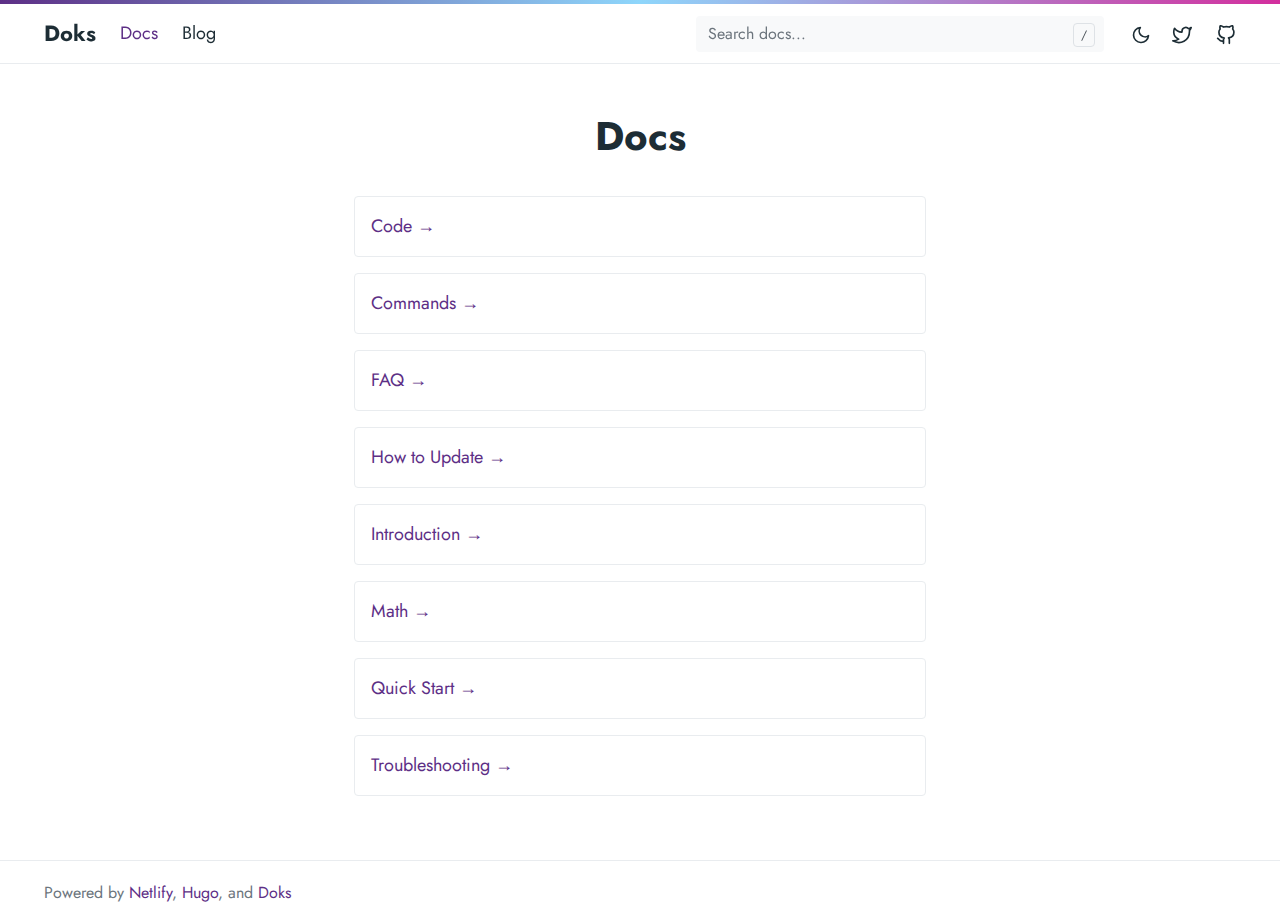
<file: docs/index.html>
<!doctype html><html lang=en-us><head><meta charset=utf-8><meta http-equiv=x-ua-compatible content="ie=edge"><meta name=viewport content="width=device-width,initial-scale=1,shrink-to-fit=no"><link rel=preload as=font href=/fonts/vendor/jost/jost-v4-latin-regular.woff2 type=font/woff2 crossorigin><link rel=preload as=font href=/fonts/vendor/jost/jost-v4-latin-700.woff2 type=font/woff2 crossorigin><link rel=stylesheet href=/main.10ccb4eb6483819b06492195d9dc144f3bc7a0259df4445dac97619d3102edee925dea9fa2f929cfe8b83f644af0eff57a38a53f572b37d71ff06b0c11e2ce1a.css integrity="sha512-EMy062SDgZsGSSGV2dwUTzvHoCWd9ERdrJdhnTEC7e6SXeqfovkpz+i4P2RK8O/1ejilP1crN9cf8GsMEeLOGg==" crossorigin=anonymous><noscript><style>img.lazyload{display:none}</style></noscript><meta name=robots content="index, follow"><meta name=googlebot content="index, follow, max-snippet:-1, max-image-preview:large, max-video-preview:-1"><meta name=bingbot content="index, follow, max-snippet:-1, max-image-preview:large, max-video-preview:-1"><title>Docs - Doks</title><meta name=description content="Docs Doks."><link rel=canonical href=/docs/><meta name=twitter:card content="summary_large_image"><meta name=twitter:image content="/doks.png"><meta name=twitter:title content="Docs"><meta name=twitter:description content="Docs Doks."><meta name=twitter:site content="@henkverlinde"><meta name=twitter:creator content="@henkverlinde"><meta property="og:title" content="Docs"><meta property="og:description" content="Docs Doks."><meta property="og:type" content="website"><meta property="og:url" content="/docs/"><meta property="og:image" content="/doks.png"><meta property="og:updated_time" content="2020-10-06T08:48:23+00:00"><meta property="og:site_name" content="Doks"><meta property="article:publisher" content="https://www.facebook.com/verlinde.henk"><meta property="article:author" content="https://www.facebook.com/verlinde.henk"><meta property="og:locale" content="en_US"><link rel=alternate type=application/rss+xml href=/docs/index.xml><link rel=sitemap type=application/xml href=/docs/sitemap.xml><script type=application/ld+json>{"@context":"http://schema.org","@type":"BreadcrumbList","itemListElement":[{"@type":"ListItem","position":1,"name":"Home","item":"\/"},{"@type":"ListItem","position":2,"name":"Docs","item":"\/docs\/"}]}</script><meta name=theme-color content="#fff"><link rel=apple-touch-icon sizes=180x180 href=/apple-touch-icon.png><link rel=icon type=image/png sizes=32x32 href=/favicon-32x32.png><link rel=icon type=image/png sizes=16x16 href=/favicon-16x16.png><link rel=manifest href=/site.webmanifest></head><body class="docs list"><div class="header-bar fixed-top"></div><header class="navbar fixed-top navbar-expand-md navbar-light"><div class=container><input class="menu-btn order-0" type=checkbox id=menu-btn>
<label class="menu-icon d-md-none" for=menu-btn><span class=navicon></span></label><a class="navbar-brand order-1 order-md-0 me-auto" href=/>Doks</a>
<button id=mode class="btn btn-link order-2 order-md-4" type=button aria-label="Toggle mode">
<span class=toggle-dark><svg xmlns="http://www.w3.org/2000/svg" width="20" height="20" viewBox="0 0 24 24" fill="none" stroke="currentcolor" stroke-width="2" stroke-linecap="round" stroke-linejoin="round" class="feather feather-moon"><path d="M21 12.79A9 9 0 1111.21 3 7 7 0 0021 12.79z"/></svg></span><span class=toggle-light><svg xmlns="http://www.w3.org/2000/svg" width="20" height="20" viewBox="0 0 24 24" fill="none" stroke="currentcolor" stroke-width="2" stroke-linecap="round" stroke-linejoin="round" class="feather feather-sun"><circle cx="12" cy="12" r="5"/><line x1="12" y1="1" x2="12" y2="3"/><line x1="12" y1="21" x2="12" y2="23"/><line x1="4.22" y1="4.22" x2="5.64" y2="5.64"/><line x1="18.36" y1="18.36" x2="19.78" y2="19.78"/><line x1="1" y1="12" x2="3" y2="12"/><line x1="21" y1="12" x2="23" y2="12"/><line x1="4.22" y1="19.78" x2="5.64" y2="18.36"/><line x1="18.36" y1="5.64" x2="19.78" y2="4.22"/></svg></span></button><ul class="navbar-nav social-nav order-3 order-md-5"><li class=nav-item><a class=nav-link href=https://twitter.com/getdoks><svg xmlns="http://www.w3.org/2000/svg" width="20" height="20" viewBox="0 0 24 24" fill="none" stroke="currentcolor" stroke-width="2" stroke-linecap="round" stroke-linejoin="round" class="feather feather-twitter"><path d="M23 3a10.9 10.9.0 01-3.14 1.53 4.48 4.48.0 00-7.86 3v1A10.66 10.66.0 013 4s-4 9 5 13a11.64 11.64.0 01-7 2c9 5 20 0 20-11.5a4.5 4.5.0 00-.08-.83A7.72 7.72.0 0023 3z"/></svg><span class="ms-2 visually-hidden">Twitter</span></a></li><li class=nav-item><a class=nav-link href=https://github.com/h-enk/doks><svg xmlns="http://www.w3.org/2000/svg" width="20" height="20" viewBox="0 0 24 24" fill="none" stroke="currentcolor" stroke-width="2" stroke-linecap="round" stroke-linejoin="round" class="feather feather-github"><path d="M9 19c-5 1.5-5-2.5-7-3m14 6v-3.87a3.37 3.37.0 00-.94-2.61c3.14-.35 6.44-1.54 6.44-7A5.44 5.44.0 0020 4.77 5.07 5.07.0 0019.91 1S18.73.65 16 2.48a13.38 13.38.0 00-7 0C6.27.65 5.09 1 5.09 1A5.07 5.07.0 005 4.77 5.44 5.44.0 003.5 8.55c0 5.42 3.3 6.61 6.44 7A3.37 3.37.0 009 18.13V22"/></svg><span class="ms-2 visually-hidden">GitHub</span></a></li></ul><div class="collapse navbar-collapse order-4 order-md-1"><ul class="navbar-nav main-nav me-auto order-5 order-md-2"><li class="nav-item active"><a class=nav-link href=/docs/prologue/introduction/>Docs</a></li><li class=nav-item><a class=nav-link href=/blog/>Blog</a></li></ul><div class="break order-6 d-md-none"></div><form class="navbar-form flex-grow-1 order-7 order-md-3"><input id=userinput class="form-control is-search" type=search placeholder="Search docs..." aria-label="Search docs..." autocomplete=off><div id=suggestions class="shadow bg-white rounded"></div></form></div></div></header><div class="wrap container" role=document><div class=content><div class="row justify-content-center"><div class="col-md-12 col-lg-10 col-xl-8"><article><h1 class=text-center>Docs</h1><div class=text-center></div><div class=card-list><div class="card my-3"><div class=card-body><a class=stretched-link href=/docs/examples/code/>Code &rarr;</a></div></div><div class="card my-3"><div class=card-body><a class=stretched-link href=/docs/prologue/commands/>Commands &rarr;</a></div></div><div class="card my-3"><div class=card-body><a class=stretched-link href=/docs/help/faq/>FAQ &rarr;</a></div></div><div class="card my-3"><div class=card-body><a class=stretched-link href=/docs/help/how-to-update/>How to Update &rarr;</a></div></div><div class="card my-3"><div class=card-body><a class=stretched-link href=/docs/prologue/introduction/>Introduction &rarr;</a></div></div><div class="card my-3"><div class=card-body><a class=stretched-link href=/docs/examples/math/>Math &rarr;</a></div></div><div class="card my-3"><div class=card-body><a class=stretched-link href=/docs/prologue/quick-start/>Quick Start &rarr;</a></div></div><div class="card my-3"><div class=card-body><a class=stretched-link href=/docs/help/troubleshooting/>Troubleshooting &rarr;</a></div></div></div></article></div></div></div></div><footer class="footer text-muted"><div class=container><div class=row><div class="col-lg-8 order-last order-lg-first"><ul class=list-inline><li class=list-inline-item>Powered by <a href=https://www.netlify.com/>Netlify</a>, <a href=https://gohugo.io/>Hugo</a>, and <a href=https://getdoks.org/>Doks</a></li></ul></div><div class="col-lg-8 order-first order-lg-last text-lg-end"><ul class=list-inline></ul></div></div></div></footer><script src=/js/highlight.min.e9108a0b3c03958002f9650a02a3c3dcc2c69459b908c8440f7d2ad360aa0f216c0023ba6192f82a8bdbd996bd314e1e0cff114a8f54a0166630560d0be8ede7.js integrity="sha512-6RCKCzwDlYAC+WUKAqPD3MLGlFm5CMhED30q02CqDyFsACO6YZL4Kovb2Za9MU4eDP8RSo9UoBZmMFYNC+jt5w==" crossorigin=anonymous defer></script><script src=/main.min.7ab523108435955765bcb88a0ee704f412ba01646b5478e84f3b9feb24f0ce750a14c3f7bd9a62408fe21e41996d361a9eb29f77e85dfe77b7e17f7623bd3a97.js integrity="sha512-erUjEIQ1lVdlvLiKDucE9BK6AWRrVHjoTzuf6yTwznUKFMP3vZpiQI/iHkGZbTYanrKfd+hd/ne34X92I706lw==" crossorigin=anonymous defer></script><script src=/index.min.c6534be7f56a459edcefb0aaebd9da5a2c7b24682090a14c2839bdf24a97cc9d292e4ed3678f55f8ffed2821397775c963a8da1a69f84dc1d28248629327839e.js integrity="sha512-xlNL5/VqRZ7c77Cq69naWix7JGggkKFMKDm98kqXzJ0pLk7TZ49V+P/tKCE5d3XJY6jaGmn4TcHSgkhikyeDng==" crossorigin=anonymous defer></script></body></html>
</file>
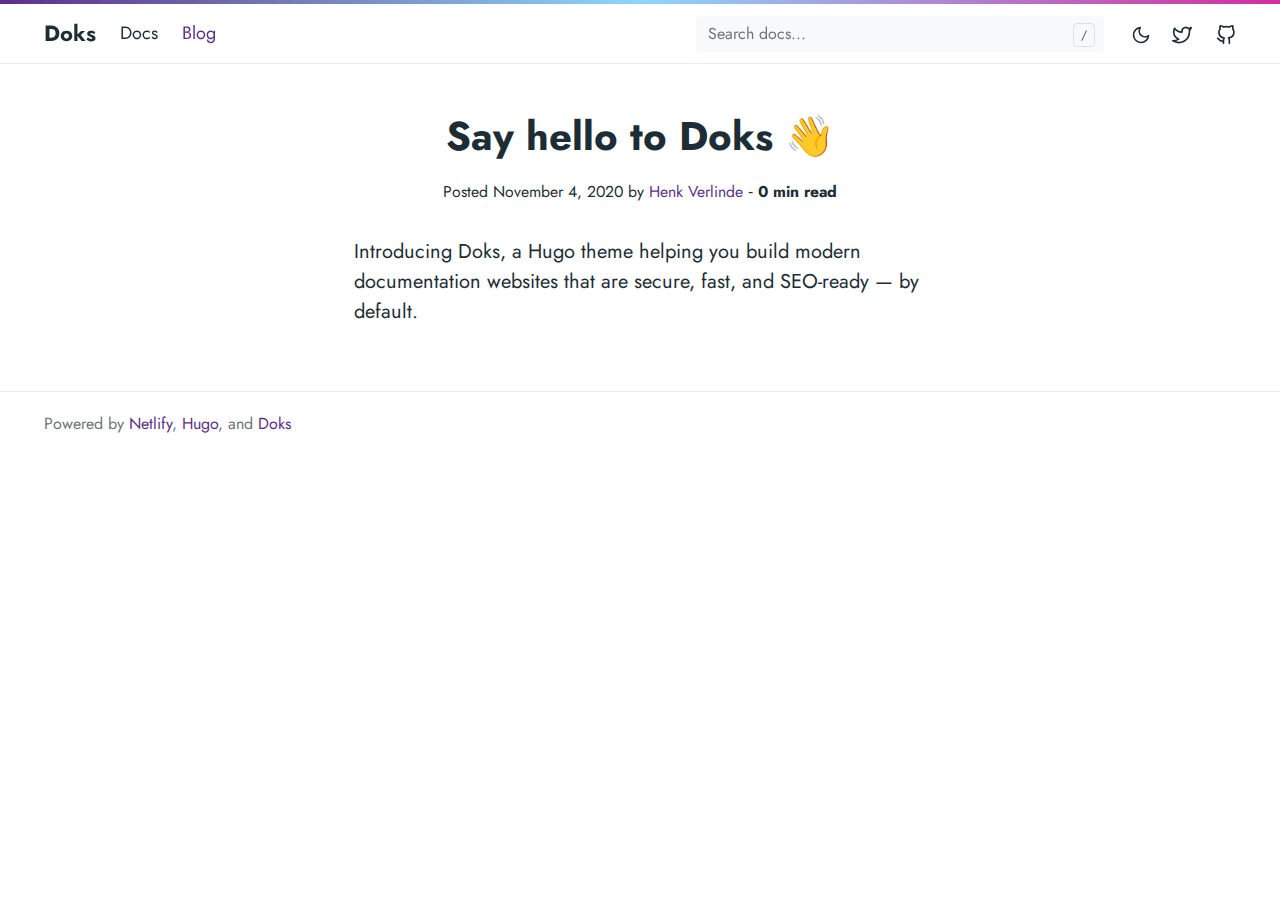
<file: blog/say-hello-to-doks/index.html>
<!doctype html><html lang=en-us><head><meta charset=utf-8><meta http-equiv=x-ua-compatible content="ie=edge"><meta name=viewport content="width=device-width,initial-scale=1,shrink-to-fit=no"><link rel=preload as=font href=/fonts/vendor/jost/jost-v4-latin-regular.woff2 type=font/woff2 crossorigin><link rel=preload as=font href=/fonts/vendor/jost/jost-v4-latin-700.woff2 type=font/woff2 crossorigin><link rel=stylesheet href=/main.10ccb4eb6483819b06492195d9dc144f3bc7a0259df4445dac97619d3102edee925dea9fa2f929cfe8b83f644af0eff57a38a53f572b37d71ff06b0c11e2ce1a.css integrity="sha512-EMy062SDgZsGSSGV2dwUTzvHoCWd9ERdrJdhnTEC7e6SXeqfovkpz+i4P2RK8O/1ejilP1crN9cf8GsMEeLOGg==" crossorigin=anonymous><noscript><style>img.lazyload{display:none}</style></noscript><meta name=robots content="index, follow"><meta name=googlebot content="index, follow, max-snippet:-1, max-image-preview:large, max-video-preview:-1"><meta name=bingbot content="index, follow, max-snippet:-1, max-image-preview:large, max-video-preview:-1"><title>Say hello to Doks 👋 - Doks</title><meta name=description content="Introducing Doks, a Hugo theme helping you build modern documentation websites that are secure, fast, and SEO-ready — by default."><link rel=canonical href=/blog/say-hello-to-doks/><meta name=twitter:card content="summary_large_image"><meta name=twitter:image content="/blog/say-hello-to-doks/say-hello-to-doks.png"><meta name=twitter:title content="Say hello to Doks 👋"><meta name=twitter:description content="Introducing Doks, a Hugo theme helping you build modern documentation websites that are secure, fast, and SEO-ready — by default."><meta name=twitter:site content="@henkverlinde"><meta name=twitter:creator content="@henkverlinde"><meta property="og:title" content="Say hello to Doks 👋"><meta property="og:description" content="Introducing Doks, a Hugo theme helping you build modern documentation websites that are secure, fast, and SEO-ready — by default."><meta property="og:type" content="article"><meta property="og:url" content="/blog/say-hello-to-doks/"><meta property="og:image" content="/blog/say-hello-to-doks/say-hello-to-doks.png"><meta property="article:published_time" content="2020-11-04T09:19:42+01:00"><meta property="article:modified_time" content="2020-11-04T09:19:42+01:00"><meta property="og:site_name" content="Doks"><meta property="article:publisher" content="https://www.facebook.com/verlinde.henk"><meta property="article:author" content="https://www.facebook.com/verlinde.henk"><meta property="og:locale" content="en_US"><script type=application/ld+json>{"@context":"https://schema.org","@type":"Article","mainEntityOfPage":{"@type":"WebPage","@id":"\/blog\/say-hello-to-doks\/"},"headline":"Say hello to Doks 👋","image":["/blog/say-hello-to-doks/say-hello-to-doks.png"],"datePublished":"2020-11-04T09:19:42CET","dateModified":"2020-11-04T09:19:42CET","author":{"@type":"Organization","name":"Doks"},"publisher":{"@type":"Organization","name":"Doks","logo":{"@type":"ImageObject","url":"\/logo-doks.png"}},"description":"Introducing Doks, a Hugo theme helping you build modern documentation websites that are secure, fast, and SEO-ready — by default."}</script><script type=application/ld+json>{"@context":"http://schema.org","@type":"BreadcrumbList","itemListElement":[{"@type":"ListItem","position":1,"name":"Home","item":"\/"},{"@type":"ListItem","position":2,"name":"Blogsay Hello to Doks","item":"\/blogsay-hello-to-doks\/"}]}</script><meta name=theme-color content="#fff"><link rel=apple-touch-icon sizes=180x180 href=/apple-touch-icon.png><link rel=icon type=image/png sizes=32x32 href=/favicon-32x32.png><link rel=icon type=image/png sizes=16x16 href=/favicon-16x16.png><link rel=manifest href=/site.webmanifest></head><body class="blog single"><div class="header-bar fixed-top"></div><header class="navbar fixed-top navbar-expand-md navbar-light"><div class=container><input class="menu-btn order-0" type=checkbox id=menu-btn>
<label class="menu-icon d-md-none" for=menu-btn><span class=navicon></span></label><a class="navbar-brand order-1 order-md-0 me-auto" href=/>Doks</a>
<button id=mode class="btn btn-link order-2 order-md-4" type=button aria-label="Toggle mode">
<span class=toggle-dark><svg xmlns="http://www.w3.org/2000/svg" width="20" height="20" viewBox="0 0 24 24" fill="none" stroke="currentcolor" stroke-width="2" stroke-linecap="round" stroke-linejoin="round" class="feather feather-moon"><path d="M21 12.79A9 9 0 1111.21 3 7 7 0 0021 12.79z"/></svg></span><span class=toggle-light><svg xmlns="http://www.w3.org/2000/svg" width="20" height="20" viewBox="0 0 24 24" fill="none" stroke="currentcolor" stroke-width="2" stroke-linecap="round" stroke-linejoin="round" class="feather feather-sun"><circle cx="12" cy="12" r="5"/><line x1="12" y1="1" x2="12" y2="3"/><line x1="12" y1="21" x2="12" y2="23"/><line x1="4.22" y1="4.22" x2="5.64" y2="5.64"/><line x1="18.36" y1="18.36" x2="19.78" y2="19.78"/><line x1="1" y1="12" x2="3" y2="12"/><line x1="21" y1="12" x2="23" y2="12"/><line x1="4.22" y1="19.78" x2="5.64" y2="18.36"/><line x1="18.36" y1="5.64" x2="19.78" y2="4.22"/></svg></span></button><ul class="navbar-nav social-nav order-3 order-md-5"><li class=nav-item><a class=nav-link href=https://twitter.com/getdoks><svg xmlns="http://www.w3.org/2000/svg" width="20" height="20" viewBox="0 0 24 24" fill="none" stroke="currentcolor" stroke-width="2" stroke-linecap="round" stroke-linejoin="round" class="feather feather-twitter"><path d="M23 3a10.9 10.9.0 01-3.14 1.53 4.48 4.48.0 00-7.86 3v1A10.66 10.66.0 013 4s-4 9 5 13a11.64 11.64.0 01-7 2c9 5 20 0 20-11.5a4.5 4.5.0 00-.08-.83A7.72 7.72.0 0023 3z"/></svg><span class="ms-2 visually-hidden">Twitter</span></a></li><li class=nav-item><a class=nav-link href=https://github.com/h-enk/doks><svg xmlns="http://www.w3.org/2000/svg" width="20" height="20" viewBox="0 0 24 24" fill="none" stroke="currentcolor" stroke-width="2" stroke-linecap="round" stroke-linejoin="round" class="feather feather-github"><path d="M9 19c-5 1.5-5-2.5-7-3m14 6v-3.87a3.37 3.37.0 00-.94-2.61c3.14-.35 6.44-1.54 6.44-7A5.44 5.44.0 0020 4.77 5.07 5.07.0 0019.91 1S18.73.65 16 2.48a13.38 13.38.0 00-7 0C6.27.65 5.09 1 5.09 1A5.07 5.07.0 005 4.77 5.44 5.44.0 003.5 8.55c0 5.42 3.3 6.61 6.44 7A3.37 3.37.0 009 18.13V22"/></svg><span class="ms-2 visually-hidden">GitHub</span></a></li></ul><div class="collapse navbar-collapse order-4 order-md-1"><ul class="navbar-nav main-nav me-auto order-5 order-md-2"><li class=nav-item><a class=nav-link href=/docs/prologue/introduction/>Docs</a></li><li class="nav-item active"><a class=nav-link href=/blog/>Blog</a></li></ul><div class="break order-6 d-md-none"></div><form class="navbar-form flex-grow-1 order-7 order-md-3"><input id=userinput class="form-control is-search" type=search placeholder="Search docs..." aria-label="Search docs..." autocomplete=off><div id=suggestions class="shadow bg-white rounded"></div></form></div></div></header><div class="wrap container" role=document><div class=content><div class="row justify-content-center"><div class="col-md-12 col-lg-10 col-xl-8"><article><div class=blog-header><h1>Say hello to Doks 👋</h1><p><small>Posted November 4, 2020 by <a class="stretched-link position-relative" href=/contributors/henk-verlinde/>Henk Verlinde</a>&nbsp;&dash;&nbsp;<strong>0&nbsp;min read</strong></small><p></div><p class=lead>Introducing Doks, a Hugo theme helping you build modern documentation websites that are secure, fast, and SEO-ready — by default.</p></article></div></div></div></div><footer class="footer text-muted"><div class=container><div class=row><div class="col-lg-8 order-last order-lg-first"><ul class=list-inline><li class=list-inline-item>Powered by <a href=https://www.netlify.com/>Netlify</a>, <a href=https://gohugo.io/>Hugo</a>, and <a href=https://getdoks.org/>Doks</a></li></ul></div><div class="col-lg-8 order-first order-lg-last text-lg-end"><ul class=list-inline></ul></div></div></div></footer><script src=/js/highlight.min.e9108a0b3c03958002f9650a02a3c3dcc2c69459b908c8440f7d2ad360aa0f216c0023ba6192f82a8bdbd996bd314e1e0cff114a8f54a0166630560d0be8ede7.js integrity="sha512-6RCKCzwDlYAC+WUKAqPD3MLGlFm5CMhED30q02CqDyFsACO6YZL4Kovb2Za9MU4eDP8RSo9UoBZmMFYNC+jt5w==" crossorigin=anonymous defer></script><script src=/main.min.7ab523108435955765bcb88a0ee704f412ba01646b5478e84f3b9feb24f0ce750a14c3f7bd9a62408fe21e41996d361a9eb29f77e85dfe77b7e17f7623bd3a97.js integrity="sha512-erUjEIQ1lVdlvLiKDucE9BK6AWRrVHjoTzuf6yTwznUKFMP3vZpiQI/iHkGZbTYanrKfd+hd/ne34X92I706lw==" crossorigin=anonymous defer></script><script src=/index.min.c6534be7f56a459edcefb0aaebd9da5a2c7b24682090a14c2839bdf24a97cc9d292e4ed3678f55f8ffed2821397775c963a8da1a69f84dc1d28248629327839e.js integrity="sha512-xlNL5/VqRZ7c77Cq69naWix7JGggkKFMKDm98kqXzJ0pLk7TZ49V+P/tKCE5d3XJY6jaGmn4TcHSgkhikyeDng==" crossorigin=anonymous defer></script></body></html>
</file>
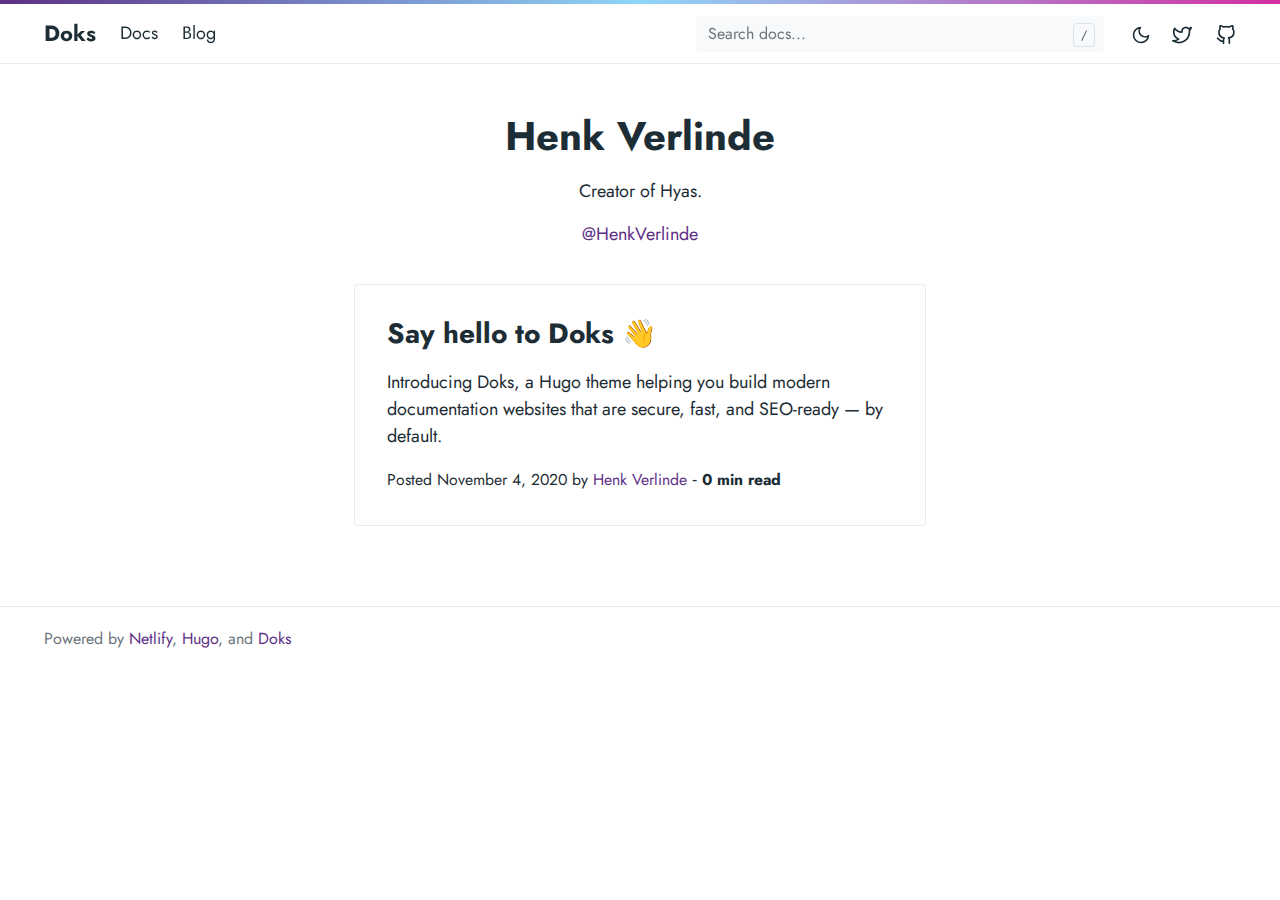
<file: contributors/henk-verlinde/index.html>
<!doctype html><html lang=en-us><head><meta charset=utf-8><meta http-equiv=x-ua-compatible content="ie=edge"><meta name=viewport content="width=device-width,initial-scale=1,shrink-to-fit=no"><link rel=preload as=font href=/fonts/vendor/jost/jost-v4-latin-regular.woff2 type=font/woff2 crossorigin><link rel=preload as=font href=/fonts/vendor/jost/jost-v4-latin-700.woff2 type=font/woff2 crossorigin><link rel=stylesheet href=/main.10ccb4eb6483819b06492195d9dc144f3bc7a0259df4445dac97619d3102edee925dea9fa2f929cfe8b83f644af0eff57a38a53f572b37d71ff06b0c11e2ce1a.css integrity="sha512-EMy062SDgZsGSSGV2dwUTzvHoCWd9ERdrJdhnTEC7e6SXeqfovkpz+i4P2RK8O/1ejilP1crN9cf8GsMEeLOGg==" crossorigin=anonymous><noscript><style>img.lazyload{display:none}</style></noscript><meta name=robots content="index, follow"><meta name=googlebot content="index, follow, max-snippet:-1, max-image-preview:large, max-video-preview:-1"><meta name=bingbot content="index, follow, max-snippet:-1, max-image-preview:large, max-video-preview:-1"><title>Henk Verlinde - Doks</title><meta name=description content="Creator of Hyas."><link rel=canonical href=/contributors/henk-verlinde/><meta name=twitter:card content="summary_large_image"><meta name=twitter:image content="/doks.png"><meta name=twitter:title content="Henk Verlinde"><meta name=twitter:description content="Creator of Hyas."><meta name=twitter:site content="@henkverlinde"><meta name=twitter:creator content="@henkverlinde"><meta property="og:title" content="Henk Verlinde"><meta property="og:description" content="Creator of Hyas."><meta property="og:type" content="website"><meta property="og:url" content="/contributors/henk-verlinde/"><meta property="og:image" content="/doks.png"><meta property="og:updated_time" content="2020-10-06T08:50:45+00:00"><meta property="og:site_name" content="Doks"><meta property="article:publisher" content="https://www.facebook.com/verlinde.henk"><meta property="article:author" content="https://www.facebook.com/verlinde.henk"><meta property="og:locale" content="en_US"><link rel=alternate type=application/rss+xml href=/contributors/henk-verlinde/index.xml><script type=application/ld+json>{"@context":"http://schema.org","@type":"BreadcrumbList","itemListElement":[{"@type":"ListItem","position":1,"name":"Home","item":"\/"},{"@type":"ListItem","position":2,"name":"Contributorshenk Verlinde","item":"\/contributorshenk-verlinde\/"}]}</script><meta name=theme-color content="#fff"><link rel=apple-touch-icon sizes=180x180 href=/apple-touch-icon.png><link rel=icon type=image/png sizes=32x32 href=/favicon-32x32.png><link rel=icon type=image/png sizes=16x16 href=/favicon-16x16.png><link rel=manifest href=/site.webmanifest></head><body class="contributors list"><div class="header-bar fixed-top"></div><header class="navbar fixed-top navbar-expand-md navbar-light"><div class=container><input class="menu-btn order-0" type=checkbox id=menu-btn>
<label class="menu-icon d-md-none" for=menu-btn><span class=navicon></span></label><a class="navbar-brand order-1 order-md-0 me-auto" href=/>Doks</a>
<button id=mode class="btn btn-link order-2 order-md-4" type=button aria-label="Toggle mode">
<span class=toggle-dark><svg xmlns="http://www.w3.org/2000/svg" width="20" height="20" viewBox="0 0 24 24" fill="none" stroke="currentcolor" stroke-width="2" stroke-linecap="round" stroke-linejoin="round" class="feather feather-moon"><path d="M21 12.79A9 9 0 1111.21 3 7 7 0 0021 12.79z"/></svg></span><span class=toggle-light><svg xmlns="http://www.w3.org/2000/svg" width="20" height="20" viewBox="0 0 24 24" fill="none" stroke="currentcolor" stroke-width="2" stroke-linecap="round" stroke-linejoin="round" class="feather feather-sun"><circle cx="12" cy="12" r="5"/><line x1="12" y1="1" x2="12" y2="3"/><line x1="12" y1="21" x2="12" y2="23"/><line x1="4.22" y1="4.22" x2="5.64" y2="5.64"/><line x1="18.36" y1="18.36" x2="19.78" y2="19.78"/><line x1="1" y1="12" x2="3" y2="12"/><line x1="21" y1="12" x2="23" y2="12"/><line x1="4.22" y1="19.78" x2="5.64" y2="18.36"/><line x1="18.36" y1="5.64" x2="19.78" y2="4.22"/></svg></span></button><ul class="navbar-nav social-nav order-3 order-md-5"><li class=nav-item><a class=nav-link href=https://twitter.com/getdoks><svg xmlns="http://www.w3.org/2000/svg" width="20" height="20" viewBox="0 0 24 24" fill="none" stroke="currentcolor" stroke-width="2" stroke-linecap="round" stroke-linejoin="round" class="feather feather-twitter"><path d="M23 3a10.9 10.9.0 01-3.14 1.53 4.48 4.48.0 00-7.86 3v1A10.66 10.66.0 013 4s-4 9 5 13a11.64 11.64.0 01-7 2c9 5 20 0 20-11.5a4.5 4.5.0 00-.08-.83A7.72 7.72.0 0023 3z"/></svg><span class="ms-2 visually-hidden">Twitter</span></a></li><li class=nav-item><a class=nav-link href=https://github.com/h-enk/doks><svg xmlns="http://www.w3.org/2000/svg" width="20" height="20" viewBox="0 0 24 24" fill="none" stroke="currentcolor" stroke-width="2" stroke-linecap="round" stroke-linejoin="round" class="feather feather-github"><path d="M9 19c-5 1.5-5-2.5-7-3m14 6v-3.87a3.37 3.37.0 00-.94-2.61c3.14-.35 6.44-1.54 6.44-7A5.44 5.44.0 0020 4.77 5.07 5.07.0 0019.91 1S18.73.65 16 2.48a13.38 13.38.0 00-7 0C6.27.65 5.09 1 5.09 1A5.07 5.07.0 005 4.77 5.44 5.44.0 003.5 8.55c0 5.42 3.3 6.61 6.44 7A3.37 3.37.0 009 18.13V22"/></svg><span class="ms-2 visually-hidden">GitHub</span></a></li></ul><div class="collapse navbar-collapse order-4 order-md-1"><ul class="navbar-nav main-nav me-auto order-5 order-md-2"><li class=nav-item><a class=nav-link href=/docs/prologue/introduction/>Docs</a></li><li class=nav-item><a class=nav-link href=/blog/>Blog</a></li></ul><div class="break order-6 d-md-none"></div><form class="navbar-form flex-grow-1 order-7 order-md-3"><input id=userinput class="form-control is-search" type=search placeholder="Search docs..." aria-label="Search docs..." autocomplete=off><div id=suggestions class="shadow bg-white rounded"></div></form></div></div></header><div class="wrap container" role=document><div class=content><div class="row justify-content-center"><div class="col-md-12 col-lg-10 col-xl-8"><article><h1 class=text-center>Henk Verlinde</h1><div class=text-center><p>Creator of Hyas.</p><p><a href=https://twitter.com/henkverlinde>@HenkVerlinde</a></p></div><div class=card-list><div class=card><div class=card-body><h2 class=h3><a class="stretched-link text-body" href=/blog/say-hello-to-doks/>Say hello to Doks 👋</a></h2><p>Introducing Doks, a Hugo theme helping you build modern documentation websites that are secure, fast, and SEO-ready — by default.</p><p><small>Posted November 4, 2020 by <a class="stretched-link position-relative" href=/contributors/henk-verlinde/>Henk Verlinde</a>&nbsp;&dash;&nbsp;<strong>0&nbsp;min read</strong></small><p></div></div></div></article></div></div></div></div><footer class="footer text-muted"><div class=container><div class=row><div class="col-lg-8 order-last order-lg-first"><ul class=list-inline><li class=list-inline-item>Powered by <a href=https://www.netlify.com/>Netlify</a>, <a href=https://gohugo.io/>Hugo</a>, and <a href=https://getdoks.org/>Doks</a></li></ul></div><div class="col-lg-8 order-first order-lg-last text-lg-end"><ul class=list-inline></ul></div></div></div></footer><script src=/js/highlight.min.e9108a0b3c03958002f9650a02a3c3dcc2c69459b908c8440f7d2ad360aa0f216c0023ba6192f82a8bdbd996bd314e1e0cff114a8f54a0166630560d0be8ede7.js integrity="sha512-6RCKCzwDlYAC+WUKAqPD3MLGlFm5CMhED30q02CqDyFsACO6YZL4Kovb2Za9MU4eDP8RSo9UoBZmMFYNC+jt5w==" crossorigin=anonymous defer></script><script src=/main.min.7ab523108435955765bcb88a0ee704f412ba01646b5478e84f3b9feb24f0ce750a14c3f7bd9a62408fe21e41996d361a9eb29f77e85dfe77b7e17f7623bd3a97.js integrity="sha512-erUjEIQ1lVdlvLiKDucE9BK6AWRrVHjoTzuf6yTwznUKFMP3vZpiQI/iHkGZbTYanrKfd+hd/ne34X92I706lw==" crossorigin=anonymous defer></script><script src=/index.min.c6534be7f56a459edcefb0aaebd9da5a2c7b24682090a14c2839bdf24a97cc9d292e4ed3678f55f8ffed2821397775c963a8da1a69f84dc1d28248629327839e.js integrity="sha512-xlNL5/VqRZ7c77Cq69naWix7JGggkKFMKDm98kqXzJ0pLk7TZ49V+P/tKCE5d3XJY6jaGmn4TcHSgkhikyeDng==" crossorigin=anonymous defer></script></body></html>
</file>
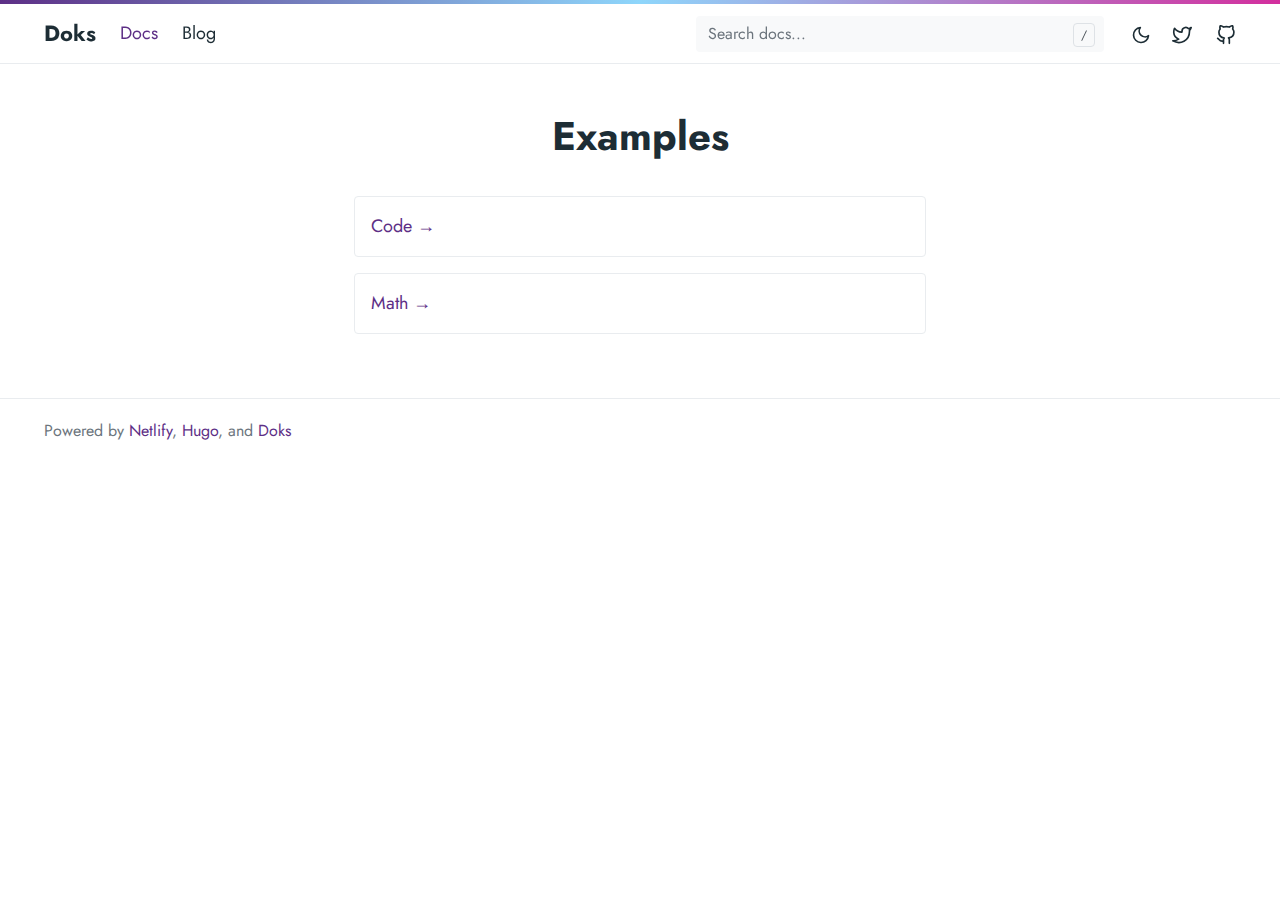
<file: docs/examples/index.html>
<!doctype html><html lang=en-us><head><meta charset=utf-8><meta http-equiv=x-ua-compatible content="ie=edge"><meta name=viewport content="width=device-width,initial-scale=1,shrink-to-fit=no"><link rel=preload as=font href=/fonts/vendor/jost/jost-v4-latin-regular.woff2 type=font/woff2 crossorigin><link rel=preload as=font href=/fonts/vendor/jost/jost-v4-latin-700.woff2 type=font/woff2 crossorigin><link rel=stylesheet href=/main.10ccb4eb6483819b06492195d9dc144f3bc7a0259df4445dac97619d3102edee925dea9fa2f929cfe8b83f644af0eff57a38a53f572b37d71ff06b0c11e2ce1a.css integrity="sha512-EMy062SDgZsGSSGV2dwUTzvHoCWd9ERdrJdhnTEC7e6SXeqfovkpz+i4P2RK8O/1ejilP1crN9cf8GsMEeLOGg==" crossorigin=anonymous><noscript><style>img.lazyload{display:none}</style></noscript><meta name=robots content="index, follow"><meta name=googlebot content="index, follow, max-snippet:-1, max-image-preview:large, max-video-preview:-1"><meta name=bingbot content="index, follow, max-snippet:-1, max-image-preview:large, max-video-preview:-1"><title>Examples - Doks</title><meta name=description content="Examples"><link rel=canonical href=/docs/examples/><meta name=twitter:card content="summary_large_image"><meta name=twitter:image content="/doks.png"><meta name=twitter:title content="Examples"><meta name=twitter:description content="Examples"><meta name=twitter:site content="@henkverlinde"><meta name=twitter:creator content="@henkverlinde"><meta property="og:title" content="Examples"><meta property="og:description" content="Examples"><meta property="og:type" content="website"><meta property="og:url" content="/docs/examples/"><meta property="og:image" content="/doks.png"><meta property="og:updated_time" content="2021-03-16T08:43:03+01:00"><meta property="og:site_name" content="Doks"><meta property="article:publisher" content="https://www.facebook.com/verlinde.henk"><meta property="article:author" content="https://www.facebook.com/verlinde.henk"><meta property="og:locale" content="en_US"><link rel=alternate type=application/rss+xml href=/docs/examples/index.xml><link rel=sitemap type=application/xml href=/docs/examples/sitemap.xml><script type=application/ld+json>{"@context":"http://schema.org","@type":"BreadcrumbList","itemListElement":[{"@type":"ListItem","position":1,"name":"Home","item":"\/"},{"@type":"ListItem","position":2,"name":"Docsexamples","item":"\/docsexamples\/"}]}</script><meta name=theme-color content="#fff"><link rel=apple-touch-icon sizes=180x180 href=/apple-touch-icon.png><link rel=icon type=image/png sizes=32x32 href=/favicon-32x32.png><link rel=icon type=image/png sizes=16x16 href=/favicon-16x16.png><link rel=manifest href=/site.webmanifest></head><body class="docs list"><div class="header-bar fixed-top"></div><header class="navbar fixed-top navbar-expand-md navbar-light"><div class=container><input class="menu-btn order-0" type=checkbox id=menu-btn>
<label class="menu-icon d-md-none" for=menu-btn><span class=navicon></span></label><a class="navbar-brand order-1 order-md-0 me-auto" href=/>Doks</a>
<button id=mode class="btn btn-link order-2 order-md-4" type=button aria-label="Toggle mode">
<span class=toggle-dark><svg xmlns="http://www.w3.org/2000/svg" width="20" height="20" viewBox="0 0 24 24" fill="none" stroke="currentcolor" stroke-width="2" stroke-linecap="round" stroke-linejoin="round" class="feather feather-moon"><path d="M21 12.79A9 9 0 1111.21 3 7 7 0 0021 12.79z"/></svg></span><span class=toggle-light><svg xmlns="http://www.w3.org/2000/svg" width="20" height="20" viewBox="0 0 24 24" fill="none" stroke="currentcolor" stroke-width="2" stroke-linecap="round" stroke-linejoin="round" class="feather feather-sun"><circle cx="12" cy="12" r="5"/><line x1="12" y1="1" x2="12" y2="3"/><line x1="12" y1="21" x2="12" y2="23"/><line x1="4.22" y1="4.22" x2="5.64" y2="5.64"/><line x1="18.36" y1="18.36" x2="19.78" y2="19.78"/><line x1="1" y1="12" x2="3" y2="12"/><line x1="21" y1="12" x2="23" y2="12"/><line x1="4.22" y1="19.78" x2="5.64" y2="18.36"/><line x1="18.36" y1="5.64" x2="19.78" y2="4.22"/></svg></span></button><ul class="navbar-nav social-nav order-3 order-md-5"><li class=nav-item><a class=nav-link href=https://twitter.com/getdoks><svg xmlns="http://www.w3.org/2000/svg" width="20" height="20" viewBox="0 0 24 24" fill="none" stroke="currentcolor" stroke-width="2" stroke-linecap="round" stroke-linejoin="round" class="feather feather-twitter"><path d="M23 3a10.9 10.9.0 01-3.14 1.53 4.48 4.48.0 00-7.86 3v1A10.66 10.66.0 013 4s-4 9 5 13a11.64 11.64.0 01-7 2c9 5 20 0 20-11.5a4.5 4.5.0 00-.08-.83A7.72 7.72.0 0023 3z"/></svg><span class="ms-2 visually-hidden">Twitter</span></a></li><li class=nav-item><a class=nav-link href=https://github.com/h-enk/doks><svg xmlns="http://www.w3.org/2000/svg" width="20" height="20" viewBox="0 0 24 24" fill="none" stroke="currentcolor" stroke-width="2" stroke-linecap="round" stroke-linejoin="round" class="feather feather-github"><path d="M9 19c-5 1.5-5-2.5-7-3m14 6v-3.87a3.37 3.37.0 00-.94-2.61c3.14-.35 6.44-1.54 6.44-7A5.44 5.44.0 0020 4.77 5.07 5.07.0 0019.91 1S18.73.65 16 2.48a13.38 13.38.0 00-7 0C6.27.65 5.09 1 5.09 1A5.07 5.07.0 005 4.77 5.44 5.44.0 003.5 8.55c0 5.42 3.3 6.61 6.44 7A3.37 3.37.0 009 18.13V22"/></svg><span class="ms-2 visually-hidden">GitHub</span></a></li></ul><div class="collapse navbar-collapse order-4 order-md-1"><ul class="navbar-nav main-nav me-auto order-5 order-md-2"><li class="nav-item active"><a class=nav-link href=/docs/prologue/introduction/>Docs</a></li><li class=nav-item><a class=nav-link href=/blog/>Blog</a></li></ul><div class="break order-6 d-md-none"></div><form class="navbar-form flex-grow-1 order-7 order-md-3"><input id=userinput class="form-control is-search" type=search placeholder="Search docs..." aria-label="Search docs..." autocomplete=off><div id=suggestions class="shadow bg-white rounded"></div></form></div></div></header><div class="wrap container" role=document><div class=content><div class="row justify-content-center"><div class="col-md-12 col-lg-10 col-xl-8"><article><h1 class=text-center>Examples</h1><div class=text-center></div><div class=card-list><div class="card my-3"><div class=card-body><a class=stretched-link href=/docs/examples/code/>Code &rarr;</a></div></div><div class="card my-3"><div class=card-body><a class=stretched-link href=/docs/examples/math/>Math &rarr;</a></div></div></div></article></div></div></div></div><footer class="footer text-muted"><div class=container><div class=row><div class="col-lg-8 order-last order-lg-first"><ul class=list-inline><li class=list-inline-item>Powered by <a href=https://www.netlify.com/>Netlify</a>, <a href=https://gohugo.io/>Hugo</a>, and <a href=https://getdoks.org/>Doks</a></li></ul></div><div class="col-lg-8 order-first order-lg-last text-lg-end"><ul class=list-inline></ul></div></div></div></footer><script src=/js/highlight.min.e9108a0b3c03958002f9650a02a3c3dcc2c69459b908c8440f7d2ad360aa0f216c0023ba6192f82a8bdbd996bd314e1e0cff114a8f54a0166630560d0be8ede7.js integrity="sha512-6RCKCzwDlYAC+WUKAqPD3MLGlFm5CMhED30q02CqDyFsACO6YZL4Kovb2Za9MU4eDP8RSo9UoBZmMFYNC+jt5w==" crossorigin=anonymous defer></script><script src=/main.min.7ab523108435955765bcb88a0ee704f412ba01646b5478e84f3b9feb24f0ce750a14c3f7bd9a62408fe21e41996d361a9eb29f77e85dfe77b7e17f7623bd3a97.js integrity="sha512-erUjEIQ1lVdlvLiKDucE9BK6AWRrVHjoTzuf6yTwznUKFMP3vZpiQI/iHkGZbTYanrKfd+hd/ne34X92I706lw==" crossorigin=anonymous defer></script><script src=/index.min.c6534be7f56a459edcefb0aaebd9da5a2c7b24682090a14c2839bdf24a97cc9d292e4ed3678f55f8ffed2821397775c963a8da1a69f84dc1d28248629327839e.js integrity="sha512-xlNL5/VqRZ7c77Cq69naWix7JGggkKFMKDm98kqXzJ0pLk7TZ49V+P/tKCE5d3XJY6jaGmn4TcHSgkhikyeDng==" crossorigin=anonymous defer></script></body></html>
</file>
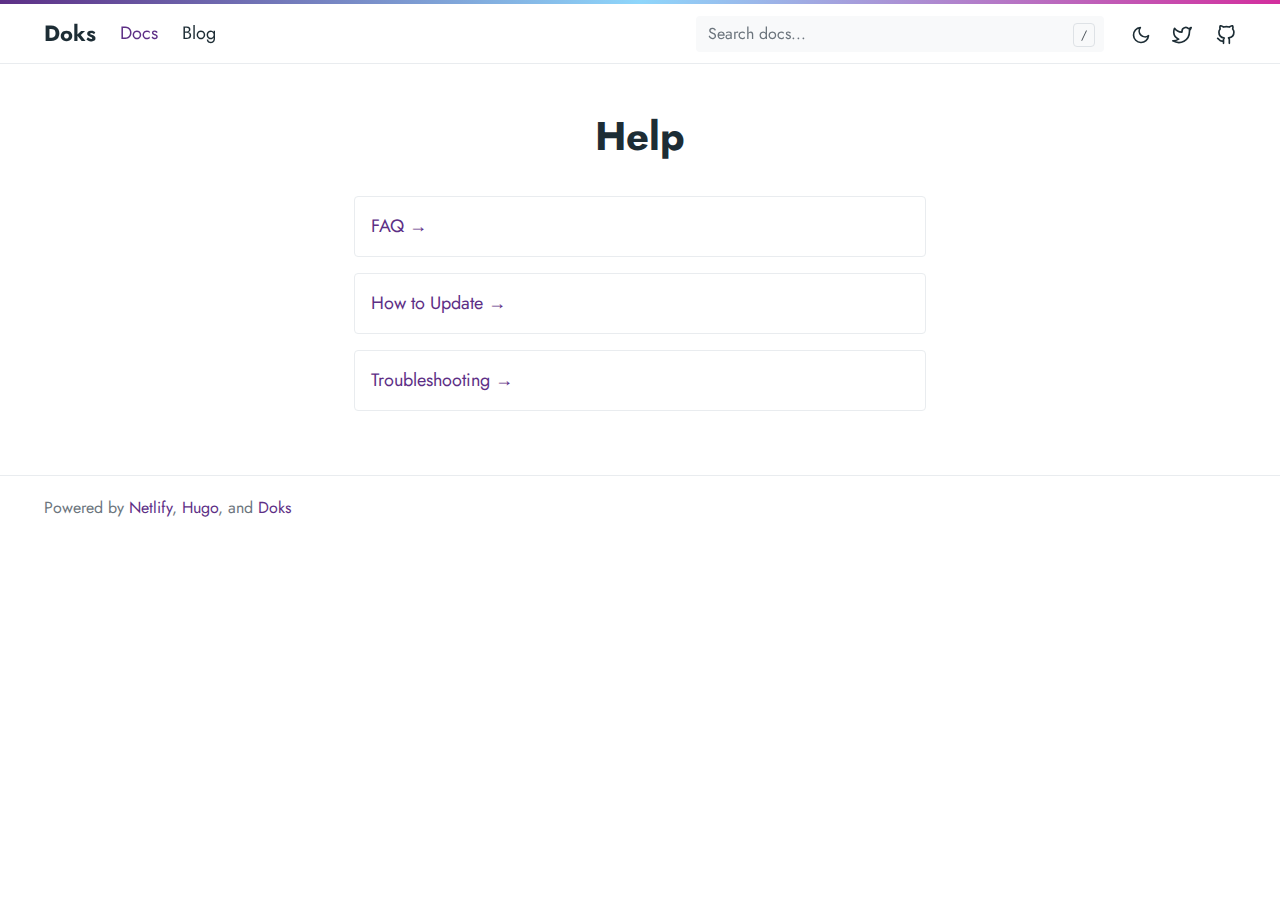
<file: docs/help/index.html>
<!doctype html><html lang=en-us><head><meta charset=utf-8><meta http-equiv=x-ua-compatible content="ie=edge"><meta name=viewport content="width=device-width,initial-scale=1,shrink-to-fit=no"><link rel=preload as=font href=/fonts/vendor/jost/jost-v4-latin-regular.woff2 type=font/woff2 crossorigin><link rel=preload as=font href=/fonts/vendor/jost/jost-v4-latin-700.woff2 type=font/woff2 crossorigin><link rel=stylesheet href=/main.10ccb4eb6483819b06492195d9dc144f3bc7a0259df4445dac97619d3102edee925dea9fa2f929cfe8b83f644af0eff57a38a53f572b37d71ff06b0c11e2ce1a.css integrity="sha512-EMy062SDgZsGSSGV2dwUTzvHoCWd9ERdrJdhnTEC7e6SXeqfovkpz+i4P2RK8O/1ejilP1crN9cf8GsMEeLOGg==" crossorigin=anonymous><noscript><style>img.lazyload{display:none}</style></noscript><meta name=robots content="index, follow"><meta name=googlebot content="index, follow, max-snippet:-1, max-image-preview:large, max-video-preview:-1"><meta name=bingbot content="index, follow, max-snippet:-1, max-image-preview:large, max-video-preview:-1"><title>Help - Doks</title><meta name=description content="Help Doks."><link rel=canonical href=/docs/help/><meta name=twitter:card content="summary_large_image"><meta name=twitter:image content="/doks.png"><meta name=twitter:title content="Help"><meta name=twitter:description content="Help Doks."><meta name=twitter:site content="@henkverlinde"><meta name=twitter:creator content="@henkverlinde"><meta property="og:title" content="Help"><meta property="og:description" content="Help Doks."><meta property="og:type" content="website"><meta property="og:url" content="/docs/help/"><meta property="og:image" content="/doks.png"><meta property="og:updated_time" content="2020-10-06T08:49:15+00:00"><meta property="og:site_name" content="Doks"><meta property="article:publisher" content="https://www.facebook.com/verlinde.henk"><meta property="article:author" content="https://www.facebook.com/verlinde.henk"><meta property="og:locale" content="en_US"><link rel=alternate type=application/rss+xml href=/docs/help/index.xml><link rel=sitemap type=application/xml href=/docs/help/sitemap.xml><script type=application/ld+json>{"@context":"http://schema.org","@type":"BreadcrumbList","itemListElement":[{"@type":"ListItem","position":1,"name":"Home","item":"\/"},{"@type":"ListItem","position":2,"name":"Docshelp","item":"\/docshelp\/"}]}</script><meta name=theme-color content="#fff"><link rel=apple-touch-icon sizes=180x180 href=/apple-touch-icon.png><link rel=icon type=image/png sizes=32x32 href=/favicon-32x32.png><link rel=icon type=image/png sizes=16x16 href=/favicon-16x16.png><link rel=manifest href=/site.webmanifest></head><body class="docs list"><div class="header-bar fixed-top"></div><header class="navbar fixed-top navbar-expand-md navbar-light"><div class=container><input class="menu-btn order-0" type=checkbox id=menu-btn>
<label class="menu-icon d-md-none" for=menu-btn><span class=navicon></span></label><a class="navbar-brand order-1 order-md-0 me-auto" href=/>Doks</a>
<button id=mode class="btn btn-link order-2 order-md-4" type=button aria-label="Toggle mode">
<span class=toggle-dark><svg xmlns="http://www.w3.org/2000/svg" width="20" height="20" viewBox="0 0 24 24" fill="none" stroke="currentcolor" stroke-width="2" stroke-linecap="round" stroke-linejoin="round" class="feather feather-moon"><path d="M21 12.79A9 9 0 1111.21 3 7 7 0 0021 12.79z"/></svg></span><span class=toggle-light><svg xmlns="http://www.w3.org/2000/svg" width="20" height="20" viewBox="0 0 24 24" fill="none" stroke="currentcolor" stroke-width="2" stroke-linecap="round" stroke-linejoin="round" class="feather feather-sun"><circle cx="12" cy="12" r="5"/><line x1="12" y1="1" x2="12" y2="3"/><line x1="12" y1="21" x2="12" y2="23"/><line x1="4.22" y1="4.22" x2="5.64" y2="5.64"/><line x1="18.36" y1="18.36" x2="19.78" y2="19.78"/><line x1="1" y1="12" x2="3" y2="12"/><line x1="21" y1="12" x2="23" y2="12"/><line x1="4.22" y1="19.78" x2="5.64" y2="18.36"/><line x1="18.36" y1="5.64" x2="19.78" y2="4.22"/></svg></span></button><ul class="navbar-nav social-nav order-3 order-md-5"><li class=nav-item><a class=nav-link href=https://twitter.com/getdoks><svg xmlns="http://www.w3.org/2000/svg" width="20" height="20" viewBox="0 0 24 24" fill="none" stroke="currentcolor" stroke-width="2" stroke-linecap="round" stroke-linejoin="round" class="feather feather-twitter"><path d="M23 3a10.9 10.9.0 01-3.14 1.53 4.48 4.48.0 00-7.86 3v1A10.66 10.66.0 013 4s-4 9 5 13a11.64 11.64.0 01-7 2c9 5 20 0 20-11.5a4.5 4.5.0 00-.08-.83A7.72 7.72.0 0023 3z"/></svg><span class="ms-2 visually-hidden">Twitter</span></a></li><li class=nav-item><a class=nav-link href=https://github.com/h-enk/doks><svg xmlns="http://www.w3.org/2000/svg" width="20" height="20" viewBox="0 0 24 24" fill="none" stroke="currentcolor" stroke-width="2" stroke-linecap="round" stroke-linejoin="round" class="feather feather-github"><path d="M9 19c-5 1.5-5-2.5-7-3m14 6v-3.87a3.37 3.37.0 00-.94-2.61c3.14-.35 6.44-1.54 6.44-7A5.44 5.44.0 0020 4.77 5.07 5.07.0 0019.91 1S18.73.65 16 2.48a13.38 13.38.0 00-7 0C6.27.65 5.09 1 5.09 1A5.07 5.07.0 005 4.77 5.44 5.44.0 003.5 8.55c0 5.42 3.3 6.61 6.44 7A3.37 3.37.0 009 18.13V22"/></svg><span class="ms-2 visually-hidden">GitHub</span></a></li></ul><div class="collapse navbar-collapse order-4 order-md-1"><ul class="navbar-nav main-nav me-auto order-5 order-md-2"><li class="nav-item active"><a class=nav-link href=/docs/prologue/introduction/>Docs</a></li><li class=nav-item><a class=nav-link href=/blog/>Blog</a></li></ul><div class="break order-6 d-md-none"></div><form class="navbar-form flex-grow-1 order-7 order-md-3"><input id=userinput class="form-control is-search" type=search placeholder="Search docs..." aria-label="Search docs..." autocomplete=off><div id=suggestions class="shadow bg-white rounded"></div></form></div></div></header><div class="wrap container" role=document><div class=content><div class="row justify-content-center"><div class="col-md-12 col-lg-10 col-xl-8"><article><h1 class=text-center>Help</h1><div class=text-center></div><div class=card-list><div class="card my-3"><div class=card-body><a class=stretched-link href=/docs/help/faq/>FAQ &rarr;</a></div></div><div class="card my-3"><div class=card-body><a class=stretched-link href=/docs/help/how-to-update/>How to Update &rarr;</a></div></div><div class="card my-3"><div class=card-body><a class=stretched-link href=/docs/help/troubleshooting/>Troubleshooting &rarr;</a></div></div></div></article></div></div></div></div><footer class="footer text-muted"><div class=container><div class=row><div class="col-lg-8 order-last order-lg-first"><ul class=list-inline><li class=list-inline-item>Powered by <a href=https://www.netlify.com/>Netlify</a>, <a href=https://gohugo.io/>Hugo</a>, and <a href=https://getdoks.org/>Doks</a></li></ul></div><div class="col-lg-8 order-first order-lg-last text-lg-end"><ul class=list-inline></ul></div></div></div></footer><script src=/js/highlight.min.e9108a0b3c03958002f9650a02a3c3dcc2c69459b908c8440f7d2ad360aa0f216c0023ba6192f82a8bdbd996bd314e1e0cff114a8f54a0166630560d0be8ede7.js integrity="sha512-6RCKCzwDlYAC+WUKAqPD3MLGlFm5CMhED30q02CqDyFsACO6YZL4Kovb2Za9MU4eDP8RSo9UoBZmMFYNC+jt5w==" crossorigin=anonymous defer></script><script src=/main.min.7ab523108435955765bcb88a0ee704f412ba01646b5478e84f3b9feb24f0ce750a14c3f7bd9a62408fe21e41996d361a9eb29f77e85dfe77b7e17f7623bd3a97.js integrity="sha512-erUjEIQ1lVdlvLiKDucE9BK6AWRrVHjoTzuf6yTwznUKFMP3vZpiQI/iHkGZbTYanrKfd+hd/ne34X92I706lw==" crossorigin=anonymous defer></script><script src=/index.min.c6534be7f56a459edcefb0aaebd9da5a2c7b24682090a14c2839bdf24a97cc9d292e4ed3678f55f8ffed2821397775c963a8da1a69f84dc1d28248629327839e.js integrity="sha512-xlNL5/VqRZ7c77Cq69naWix7JGggkKFMKDm98kqXzJ0pLk7TZ49V+P/tKCE5d3XJY6jaGmn4TcHSgkhikyeDng==" crossorigin=anonymous defer></script></body></html>
</file>
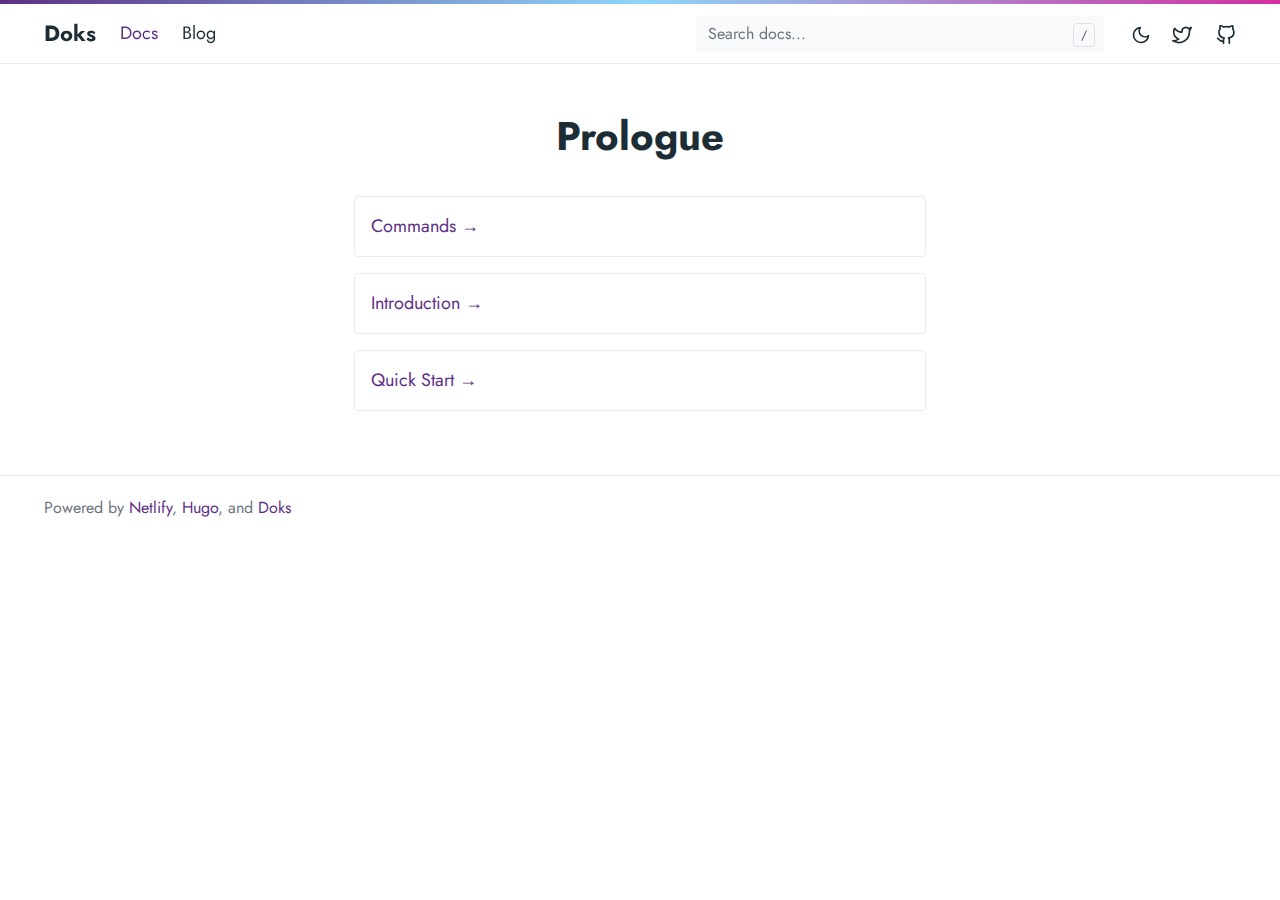
<file: docs/prologue/index.html>
<!doctype html><html lang=en-us><head><meta charset=utf-8><meta http-equiv=x-ua-compatible content="ie=edge"><meta name=viewport content="width=device-width,initial-scale=1,shrink-to-fit=no"><link rel=preload as=font href=/fonts/vendor/jost/jost-v4-latin-regular.woff2 type=font/woff2 crossorigin><link rel=preload as=font href=/fonts/vendor/jost/jost-v4-latin-700.woff2 type=font/woff2 crossorigin><link rel=stylesheet href=/main.10ccb4eb6483819b06492195d9dc144f3bc7a0259df4445dac97619d3102edee925dea9fa2f929cfe8b83f644af0eff57a38a53f572b37d71ff06b0c11e2ce1a.css integrity="sha512-EMy062SDgZsGSSGV2dwUTzvHoCWd9ERdrJdhnTEC7e6SXeqfovkpz+i4P2RK8O/1ejilP1crN9cf8GsMEeLOGg==" crossorigin=anonymous><noscript><style>img.lazyload{display:none}</style></noscript><meta name=robots content="index, follow"><meta name=googlebot content="index, follow, max-snippet:-1, max-image-preview:large, max-video-preview:-1"><meta name=bingbot content="index, follow, max-snippet:-1, max-image-preview:large, max-video-preview:-1"><title>Prologue - Doks</title><meta name=description content="Prologue Doks."><link rel=canonical href=/docs/prologue/><meta name=twitter:card content="summary_large_image"><meta name=twitter:image content="/doks.png"><meta name=twitter:title content="Prologue"><meta name=twitter:description content="Prologue Doks."><meta name=twitter:site content="@henkverlinde"><meta name=twitter:creator content="@henkverlinde"><meta property="og:title" content="Prologue"><meta property="og:description" content="Prologue Doks."><meta property="og:type" content="website"><meta property="og:url" content="/docs/prologue/"><meta property="og:image" content="/doks.png"><meta property="og:updated_time" content="2020-10-06T08:48:45+00:00"><meta property="og:site_name" content="Doks"><meta property="article:publisher" content="https://www.facebook.com/verlinde.henk"><meta property="article:author" content="https://www.facebook.com/verlinde.henk"><meta property="og:locale" content="en_US"><link rel=alternate type=application/rss+xml href=/docs/prologue/index.xml><link rel=sitemap type=application/xml href=/docs/prologue/sitemap.xml><script type=application/ld+json>{"@context":"http://schema.org","@type":"BreadcrumbList","itemListElement":[{"@type":"ListItem","position":1,"name":"Home","item":"\/"},{"@type":"ListItem","position":2,"name":"Docsprologue","item":"\/docsprologue\/"}]}</script><meta name=theme-color content="#fff"><link rel=apple-touch-icon sizes=180x180 href=/apple-touch-icon.png><link rel=icon type=image/png sizes=32x32 href=/favicon-32x32.png><link rel=icon type=image/png sizes=16x16 href=/favicon-16x16.png><link rel=manifest href=/site.webmanifest></head><body class="docs list"><div class="header-bar fixed-top"></div><header class="navbar fixed-top navbar-expand-md navbar-light"><div class=container><input class="menu-btn order-0" type=checkbox id=menu-btn>
<label class="menu-icon d-md-none" for=menu-btn><span class=navicon></span></label><a class="navbar-brand order-1 order-md-0 me-auto" href=/>Doks</a>
<button id=mode class="btn btn-link order-2 order-md-4" type=button aria-label="Toggle mode">
<span class=toggle-dark><svg xmlns="http://www.w3.org/2000/svg" width="20" height="20" viewBox="0 0 24 24" fill="none" stroke="currentcolor" stroke-width="2" stroke-linecap="round" stroke-linejoin="round" class="feather feather-moon"><path d="M21 12.79A9 9 0 1111.21 3 7 7 0 0021 12.79z"/></svg></span><span class=toggle-light><svg xmlns="http://www.w3.org/2000/svg" width="20" height="20" viewBox="0 0 24 24" fill="none" stroke="currentcolor" stroke-width="2" stroke-linecap="round" stroke-linejoin="round" class="feather feather-sun"><circle cx="12" cy="12" r="5"/><line x1="12" y1="1" x2="12" y2="3"/><line x1="12" y1="21" x2="12" y2="23"/><line x1="4.22" y1="4.22" x2="5.64" y2="5.64"/><line x1="18.36" y1="18.36" x2="19.78" y2="19.78"/><line x1="1" y1="12" x2="3" y2="12"/><line x1="21" y1="12" x2="23" y2="12"/><line x1="4.22" y1="19.78" x2="5.64" y2="18.36"/><line x1="18.36" y1="5.64" x2="19.78" y2="4.22"/></svg></span></button><ul class="navbar-nav social-nav order-3 order-md-5"><li class=nav-item><a class=nav-link href=https://twitter.com/getdoks><svg xmlns="http://www.w3.org/2000/svg" width="20" height="20" viewBox="0 0 24 24" fill="none" stroke="currentcolor" stroke-width="2" stroke-linecap="round" stroke-linejoin="round" class="feather feather-twitter"><path d="M23 3a10.9 10.9.0 01-3.14 1.53 4.48 4.48.0 00-7.86 3v1A10.66 10.66.0 013 4s-4 9 5 13a11.64 11.64.0 01-7 2c9 5 20 0 20-11.5a4.5 4.5.0 00-.08-.83A7.72 7.72.0 0023 3z"/></svg><span class="ms-2 visually-hidden">Twitter</span></a></li><li class=nav-item><a class=nav-link href=https://github.com/h-enk/doks><svg xmlns="http://www.w3.org/2000/svg" width="20" height="20" viewBox="0 0 24 24" fill="none" stroke="currentcolor" stroke-width="2" stroke-linecap="round" stroke-linejoin="round" class="feather feather-github"><path d="M9 19c-5 1.5-5-2.5-7-3m14 6v-3.87a3.37 3.37.0 00-.94-2.61c3.14-.35 6.44-1.54 6.44-7A5.44 5.44.0 0020 4.77 5.07 5.07.0 0019.91 1S18.73.65 16 2.48a13.38 13.38.0 00-7 0C6.27.65 5.09 1 5.09 1A5.07 5.07.0 005 4.77 5.44 5.44.0 003.5 8.55c0 5.42 3.3 6.61 6.44 7A3.37 3.37.0 009 18.13V22"/></svg><span class="ms-2 visually-hidden">GitHub</span></a></li></ul><div class="collapse navbar-collapse order-4 order-md-1"><ul class="navbar-nav main-nav me-auto order-5 order-md-2"><li class="nav-item active"><a class=nav-link href=/docs/prologue/introduction/>Docs</a></li><li class=nav-item><a class=nav-link href=/blog/>Blog</a></li></ul><div class="break order-6 d-md-none"></div><form class="navbar-form flex-grow-1 order-7 order-md-3"><input id=userinput class="form-control is-search" type=search placeholder="Search docs..." aria-label="Search docs..." autocomplete=off><div id=suggestions class="shadow bg-white rounded"></div></form></div></div></header><div class="wrap container" role=document><div class=content><div class="row justify-content-center"><div class="col-md-12 col-lg-10 col-xl-8"><article><h1 class=text-center>Prologue</h1><div class=text-center></div><div class=card-list><div class="card my-3"><div class=card-body><a class=stretched-link href=/docs/prologue/commands/>Commands &rarr;</a></div></div><div class="card my-3"><div class=card-body><a class=stretched-link href=/docs/prologue/introduction/>Introduction &rarr;</a></div></div><div class="card my-3"><div class=card-body><a class=stretched-link href=/docs/prologue/quick-start/>Quick Start &rarr;</a></div></div></div></article></div></div></div></div><footer class="footer text-muted"><div class=container><div class=row><div class="col-lg-8 order-last order-lg-first"><ul class=list-inline><li class=list-inline-item>Powered by <a href=https://www.netlify.com/>Netlify</a>, <a href=https://gohugo.io/>Hugo</a>, and <a href=https://getdoks.org/>Doks</a></li></ul></div><div class="col-lg-8 order-first order-lg-last text-lg-end"><ul class=list-inline></ul></div></div></div></footer><script src=/js/highlight.min.e9108a0b3c03958002f9650a02a3c3dcc2c69459b908c8440f7d2ad360aa0f216c0023ba6192f82a8bdbd996bd314e1e0cff114a8f54a0166630560d0be8ede7.js integrity="sha512-6RCKCzwDlYAC+WUKAqPD3MLGlFm5CMhED30q02CqDyFsACO6YZL4Kovb2Za9MU4eDP8RSo9UoBZmMFYNC+jt5w==" crossorigin=anonymous defer></script><script src=/main.min.7ab523108435955765bcb88a0ee704f412ba01646b5478e84f3b9feb24f0ce750a14c3f7bd9a62408fe21e41996d361a9eb29f77e85dfe77b7e17f7623bd3a97.js integrity="sha512-erUjEIQ1lVdlvLiKDucE9BK6AWRrVHjoTzuf6yTwznUKFMP3vZpiQI/iHkGZbTYanrKfd+hd/ne34X92I706lw==" crossorigin=anonymous defer></script><script src=/index.min.c6534be7f56a459edcefb0aaebd9da5a2c7b24682090a14c2839bdf24a97cc9d292e4ed3678f55f8ffed2821397775c963a8da1a69f84dc1d28248629327839e.js integrity="sha512-xlNL5/VqRZ7c77Cq69naWix7JGggkKFMKDm98kqXzJ0pLk7TZ49V+P/tKCE5d3XJY6jaGmn4TcHSgkhikyeDng==" crossorigin=anonymous defer></script></body></html>
</file>
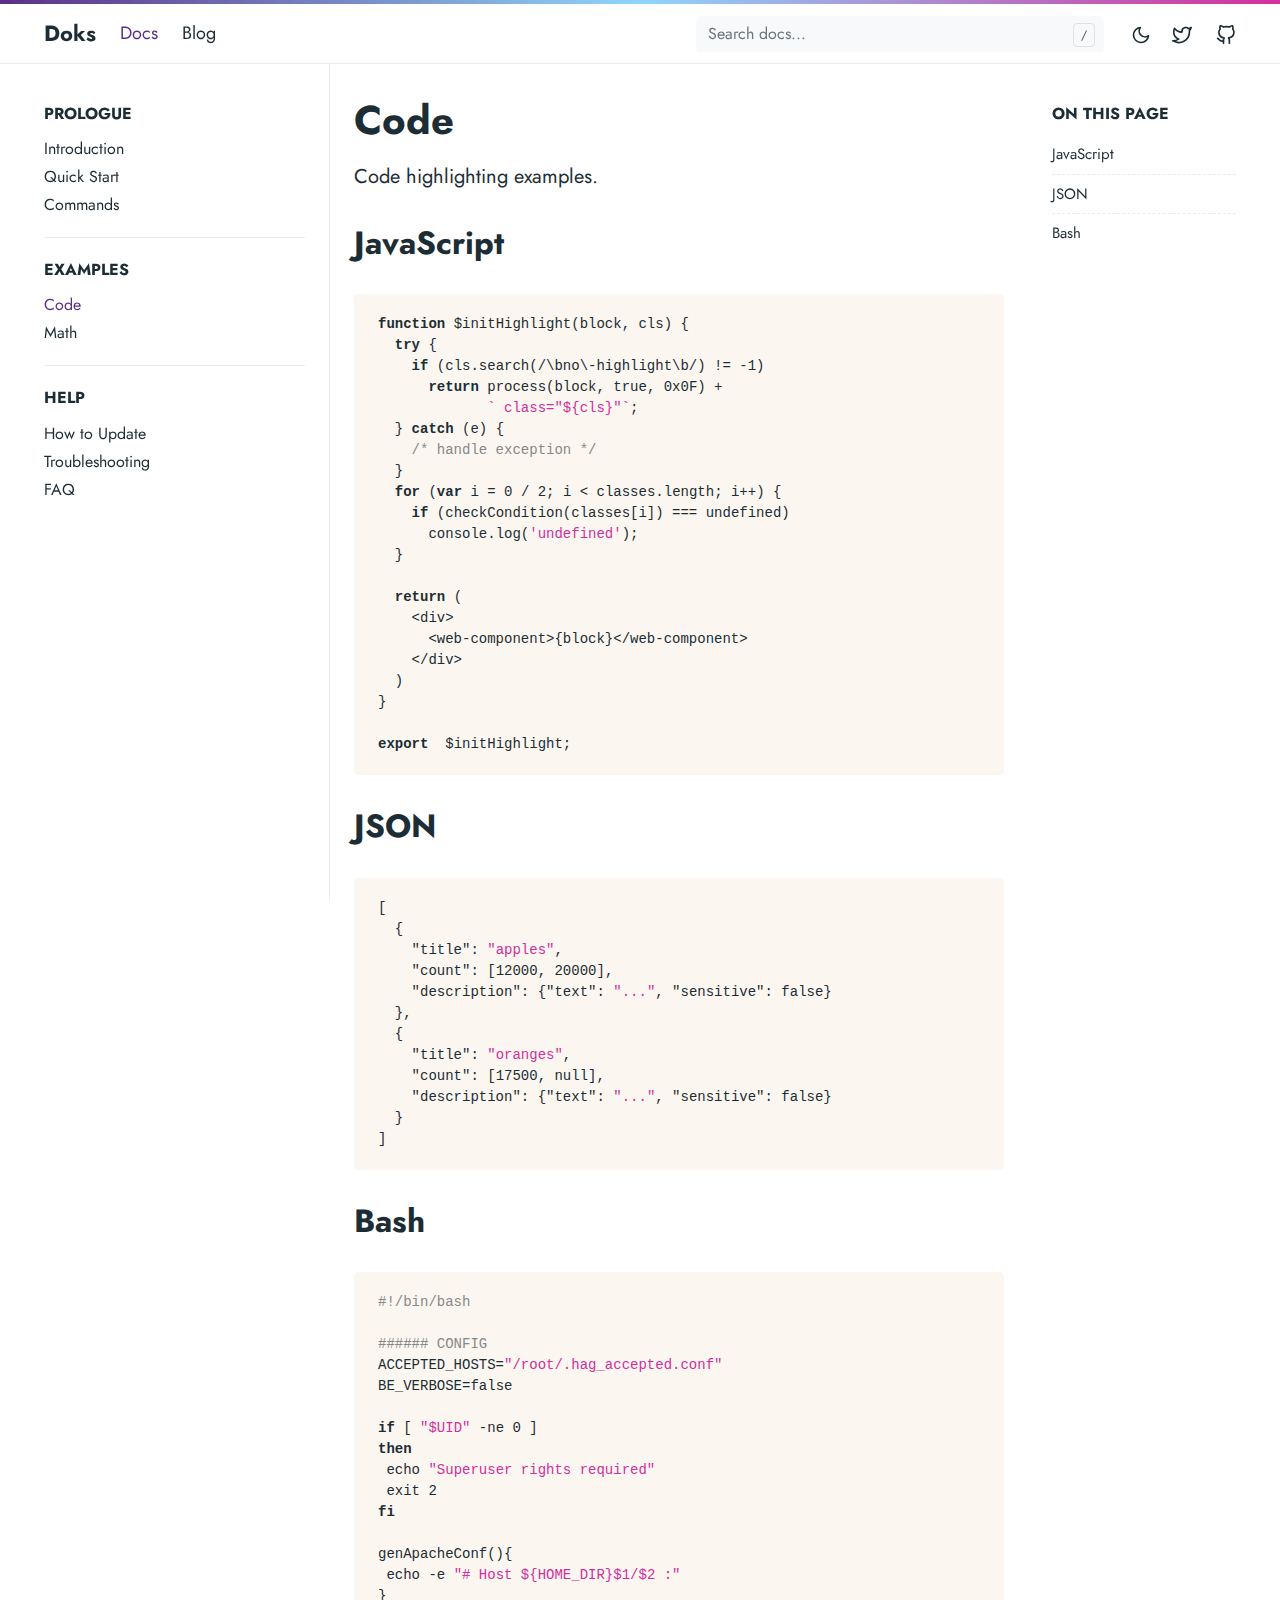
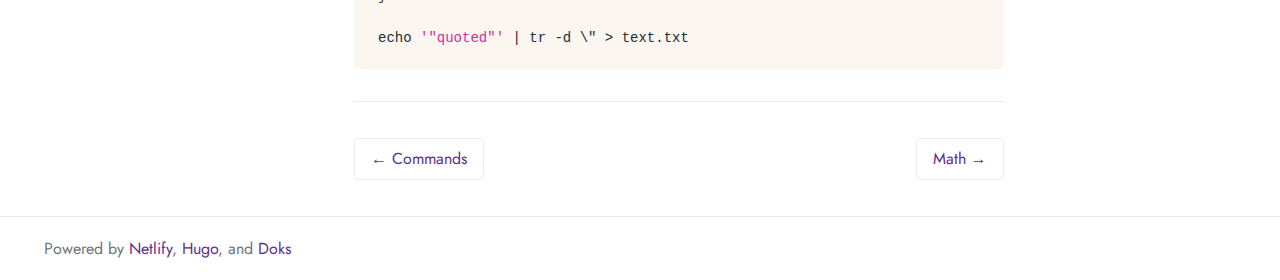
<file: docs/examples/code/index.html>
<!doctype html><html lang=en-us><head><meta charset=utf-8><meta http-equiv=x-ua-compatible content="ie=edge"><meta name=viewport content="width=device-width,initial-scale=1,shrink-to-fit=no"><link rel=preload as=font href=/fonts/vendor/jost/jost-v4-latin-regular.woff2 type=font/woff2 crossorigin><link rel=preload as=font href=/fonts/vendor/jost/jost-v4-latin-700.woff2 type=font/woff2 crossorigin><link rel=stylesheet href=/main.10ccb4eb6483819b06492195d9dc144f3bc7a0259df4445dac97619d3102edee925dea9fa2f929cfe8b83f644af0eff57a38a53f572b37d71ff06b0c11e2ce1a.css integrity="sha512-EMy062SDgZsGSSGV2dwUTzvHoCWd9ERdrJdhnTEC7e6SXeqfovkpz+i4P2RK8O/1ejilP1crN9cf8GsMEeLOGg==" crossorigin=anonymous><noscript><style>img.lazyload{display:none}</style></noscript><meta name=robots content="index, follow"><meta name=googlebot content="index, follow, max-snippet:-1, max-image-preview:large, max-video-preview:-1"><meta name=bingbot content="index, follow, max-snippet:-1, max-image-preview:large, max-video-preview:-1"><title>Code - Doks</title><meta name=description content="Code highlighting examples."><link rel=canonical href=/docs/examples/code/><meta name=twitter:card content="summary_large_image"><meta name=twitter:image content="/doks.png"><meta name=twitter:title content="Code"><meta name=twitter:description content="Code highlighting examples."><meta name=twitter:site content="@henkverlinde"><meta name=twitter:creator content="@henkverlinde"><meta property="og:title" content="Code"><meta property="og:description" content="Code highlighting examples."><meta property="og:type" content="article"><meta property="og:url" content="/docs/examples/code/"><meta property="og:image" content="/doks.png"><meta property="article:published_time" content="2021-03-16T08:43:34+01:00"><meta property="article:modified_time" content="2021-03-16T08:43:34+01:00"><meta property="og:site_name" content="Doks"><meta property="article:publisher" content="https://www.facebook.com/verlinde.henk"><meta property="article:author" content="https://www.facebook.com/verlinde.henk"><meta property="og:locale" content="en_US"><script type=application/ld+json>{"@context":"http://schema.org","@type":"BreadcrumbList","itemListElement":[{"@type":"ListItem","position":1,"name":"Home","item":"\/"},{"@type":"ListItem","position":2,"name":"Docsexamplescode","item":"\/docsexamplescode\/"}]}</script><meta name=theme-color content="#fff"><link rel=apple-touch-icon sizes=180x180 href=/apple-touch-icon.png><link rel=icon type=image/png sizes=32x32 href=/favicon-32x32.png><link rel=icon type=image/png sizes=16x16 href=/favicon-16x16.png><link rel=manifest href=/site.webmanifest></head><body class="docs single"><div class="header-bar fixed-top"></div><header class="navbar fixed-top navbar-expand-md navbar-light"><div class=container><input class="menu-btn order-0" type=checkbox id=menu-btn>
<label class="menu-icon d-md-none" for=menu-btn><span class=navicon></span></label><a class="navbar-brand order-1 order-md-0 me-auto" href=/>Doks</a>
<button id=mode class="btn btn-link order-2 order-md-4" type=button aria-label="Toggle mode">
<span class=toggle-dark><svg xmlns="http://www.w3.org/2000/svg" width="20" height="20" viewBox="0 0 24 24" fill="none" stroke="currentcolor" stroke-width="2" stroke-linecap="round" stroke-linejoin="round" class="feather feather-moon"><path d="M21 12.79A9 9 0 1111.21 3 7 7 0 0021 12.79z"/></svg></span><span class=toggle-light><svg xmlns="http://www.w3.org/2000/svg" width="20" height="20" viewBox="0 0 24 24" fill="none" stroke="currentcolor" stroke-width="2" stroke-linecap="round" stroke-linejoin="round" class="feather feather-sun"><circle cx="12" cy="12" r="5"/><line x1="12" y1="1" x2="12" y2="3"/><line x1="12" y1="21" x2="12" y2="23"/><line x1="4.22" y1="4.22" x2="5.64" y2="5.64"/><line x1="18.36" y1="18.36" x2="19.78" y2="19.78"/><line x1="1" y1="12" x2="3" y2="12"/><line x1="21" y1="12" x2="23" y2="12"/><line x1="4.22" y1="19.78" x2="5.64" y2="18.36"/><line x1="18.36" y1="5.64" x2="19.78" y2="4.22"/></svg></span></button><ul class="navbar-nav social-nav order-3 order-md-5"><li class=nav-item><a class=nav-link href=https://twitter.com/getdoks><svg xmlns="http://www.w3.org/2000/svg" width="20" height="20" viewBox="0 0 24 24" fill="none" stroke="currentcolor" stroke-width="2" stroke-linecap="round" stroke-linejoin="round" class="feather feather-twitter"><path d="M23 3a10.9 10.9.0 01-3.14 1.53 4.48 4.48.0 00-7.86 3v1A10.66 10.66.0 013 4s-4 9 5 13a11.64 11.64.0 01-7 2c9 5 20 0 20-11.5a4.5 4.5.0 00-.08-.83A7.72 7.72.0 0023 3z"/></svg><span class="ms-2 visually-hidden">Twitter</span></a></li><li class=nav-item><a class=nav-link href=https://github.com/h-enk/doks><svg xmlns="http://www.w3.org/2000/svg" width="20" height="20" viewBox="0 0 24 24" fill="none" stroke="currentcolor" stroke-width="2" stroke-linecap="round" stroke-linejoin="round" class="feather feather-github"><path d="M9 19c-5 1.5-5-2.5-7-3m14 6v-3.87a3.37 3.37.0 00-.94-2.61c3.14-.35 6.44-1.54 6.44-7A5.44 5.44.0 0020 4.77 5.07 5.07.0 0019.91 1S18.73.65 16 2.48a13.38 13.38.0 00-7 0C6.27.65 5.09 1 5.09 1A5.07 5.07.0 005 4.77 5.44 5.44.0 003.5 8.55c0 5.42 3.3 6.61 6.44 7A3.37 3.37.0 009 18.13V22"/></svg><span class="ms-2 visually-hidden">GitHub</span></a></li></ul><div class="collapse navbar-collapse order-4 order-md-1"><ul class="navbar-nav main-nav me-auto order-5 order-md-2"><li class="nav-item active"><a class=nav-link href=/docs/prologue/introduction/>Docs</a></li><li class=nav-item><a class=nav-link href=/blog/>Blog</a></li></ul><div class="break order-6 d-md-none"></div><form class="navbar-form flex-grow-1 order-7 order-md-3"><input id=userinput class="form-control is-search" type=search placeholder="Search docs..." aria-label="Search docs..." autocomplete=off><div id=suggestions class="shadow bg-white rounded"></div></form></div></div></header><div class="wrap container" role=document><div class=content><div class="row flex-xl-nowrap"><div class="col-lg-5 col-xl-4 docs-sidebar"><nav class=docs-links aria-label="Main navigation"><h3>Prologue</h3><ul class=list-unstyled><li><a class=docs-link href=/docs/prologue/introduction/>Introduction</a></li><li><a class=docs-link href=/docs/prologue/quick-start/>Quick Start</a></li><li><a class=docs-link href=/docs/prologue/commands/>Commands</a></li></ul><h3>Examples</h3><ul class=list-unstyled><li><a class="docs-link active" href=/docs/examples/code/>Code</a></li><li><a class=docs-link href=/docs/examples/math/>Math</a></li></ul><h3>Help</h3><ul class=list-unstyled><li><a class=docs-link href=/docs/help/how-to-update/>How to Update</a></li><li><a class=docs-link href=/docs/help/troubleshooting/>Troubleshooting</a></li><li><a class=docs-link href=/docs/help/faq/>FAQ</a></li></ul></nav></div><nav class="docs-toc d-none d-xl-block col-xl-3" aria-label="Secondary navigation"><div class=page-links><h3>On this page</h3><nav id=TableOfContents><ul><li><a href=#javascript>JavaScript</a></li><li><a href=#json>JSON</a></li><li><a href=#bash>Bash</a></li></ul></nav></div></nav><main class="docs-content col-lg-11 col-xl-9"><h1>Code</h1><p class=lead>Code highlighting examples.</p><h2 id=javascript>JavaScript<a href=#javascript class=anchor aria-hidden=true>#</a></h2><pre><code class=language-js>function $initHighlight(block, cls) {
  try {
    if (cls.search(/\bno\-highlight\b/) != -1)
      return process(block, true, 0x0F) +
             ` class=&quot;${cls}&quot;`;
  } catch (e) {
    /* handle exception */
  }
  for (var i = 0 / 2; i &lt; classes.length; i++) {
    if (checkCondition(classes[i]) === undefined)
      console.log('undefined');
  }

  return (
    &lt;div&gt;
      &lt;web-component&gt;{block}&lt;/web-component&gt;
    &lt;/div&gt;
  )
}

export  $initHighlight;
</code></pre><h2 id=json>JSON<a href=#json class=anchor aria-hidden=true>#</a></h2><pre><code class=language-json>[
  {
    &quot;title&quot;: &quot;apples&quot;,
    &quot;count&quot;: [12000, 20000],
    &quot;description&quot;: {&quot;text&quot;: &quot;...&quot;, &quot;sensitive&quot;: false}
  },
  {
    &quot;title&quot;: &quot;oranges&quot;,
    &quot;count&quot;: [17500, null],
    &quot;description&quot;: {&quot;text&quot;: &quot;...&quot;, &quot;sensitive&quot;: false}
  }
]
</code></pre><h2 id=bash>Bash<a href=#bash class=anchor aria-hidden=true>#</a></h2><pre><code class=language-bash>#!/bin/bash

###### CONFIG
ACCEPTED_HOSTS=&quot;/root/.hag_accepted.conf&quot;
BE_VERBOSE=false

if [ &quot;$UID&quot; -ne 0 ]
then
 echo &quot;Superuser rights required&quot;
 exit 2
fi

genApacheConf(){
 echo -e &quot;# Host ${HOME_DIR}$1/$2 :&quot;
}

echo '&quot;quoted&quot;' | tr -d \&quot; &gt; text.txt
</code></pre><div class="docs-navigation d-flex justify-content-between"><a href=/docs/prologue/commands/><div class="card my-1"><div class="card-body py-2">&larr; Commands</div></div></a><a class=ms-auto href=/docs/examples/math/><div class="card my-1"><div class="card-body py-2">Math &rarr;</div></div></a></div></main></div></div></div><footer class="footer text-muted"><div class=container><div class=row><div class="col-lg-8 order-last order-lg-first"><ul class=list-inline><li class=list-inline-item>Powered by <a href=https://www.netlify.com/>Netlify</a>, <a href=https://gohugo.io/>Hugo</a>, and <a href=https://getdoks.org/>Doks</a></li></ul></div><div class="col-lg-8 order-first order-lg-last text-lg-end"><ul class=list-inline></ul></div></div></div></footer><script src=/js/highlight.min.e9108a0b3c03958002f9650a02a3c3dcc2c69459b908c8440f7d2ad360aa0f216c0023ba6192f82a8bdbd996bd314e1e0cff114a8f54a0166630560d0be8ede7.js integrity="sha512-6RCKCzwDlYAC+WUKAqPD3MLGlFm5CMhED30q02CqDyFsACO6YZL4Kovb2Za9MU4eDP8RSo9UoBZmMFYNC+jt5w==" crossorigin=anonymous defer></script><script src=/main.min.7ab523108435955765bcb88a0ee704f412ba01646b5478e84f3b9feb24f0ce750a14c3f7bd9a62408fe21e41996d361a9eb29f77e85dfe77b7e17f7623bd3a97.js integrity="sha512-erUjEIQ1lVdlvLiKDucE9BK6AWRrVHjoTzuf6yTwznUKFMP3vZpiQI/iHkGZbTYanrKfd+hd/ne34X92I706lw==" crossorigin=anonymous defer></script><script src=/index.min.c6534be7f56a459edcefb0aaebd9da5a2c7b24682090a14c2839bdf24a97cc9d292e4ed3678f55f8ffed2821397775c963a8da1a69f84dc1d28248629327839e.js integrity="sha512-xlNL5/VqRZ7c77Cq69naWix7JGggkKFMKDm98kqXzJ0pLk7TZ49V+P/tKCE5d3XJY6jaGmn4TcHSgkhikyeDng==" crossorigin=anonymous defer></script></body></html>
</file>
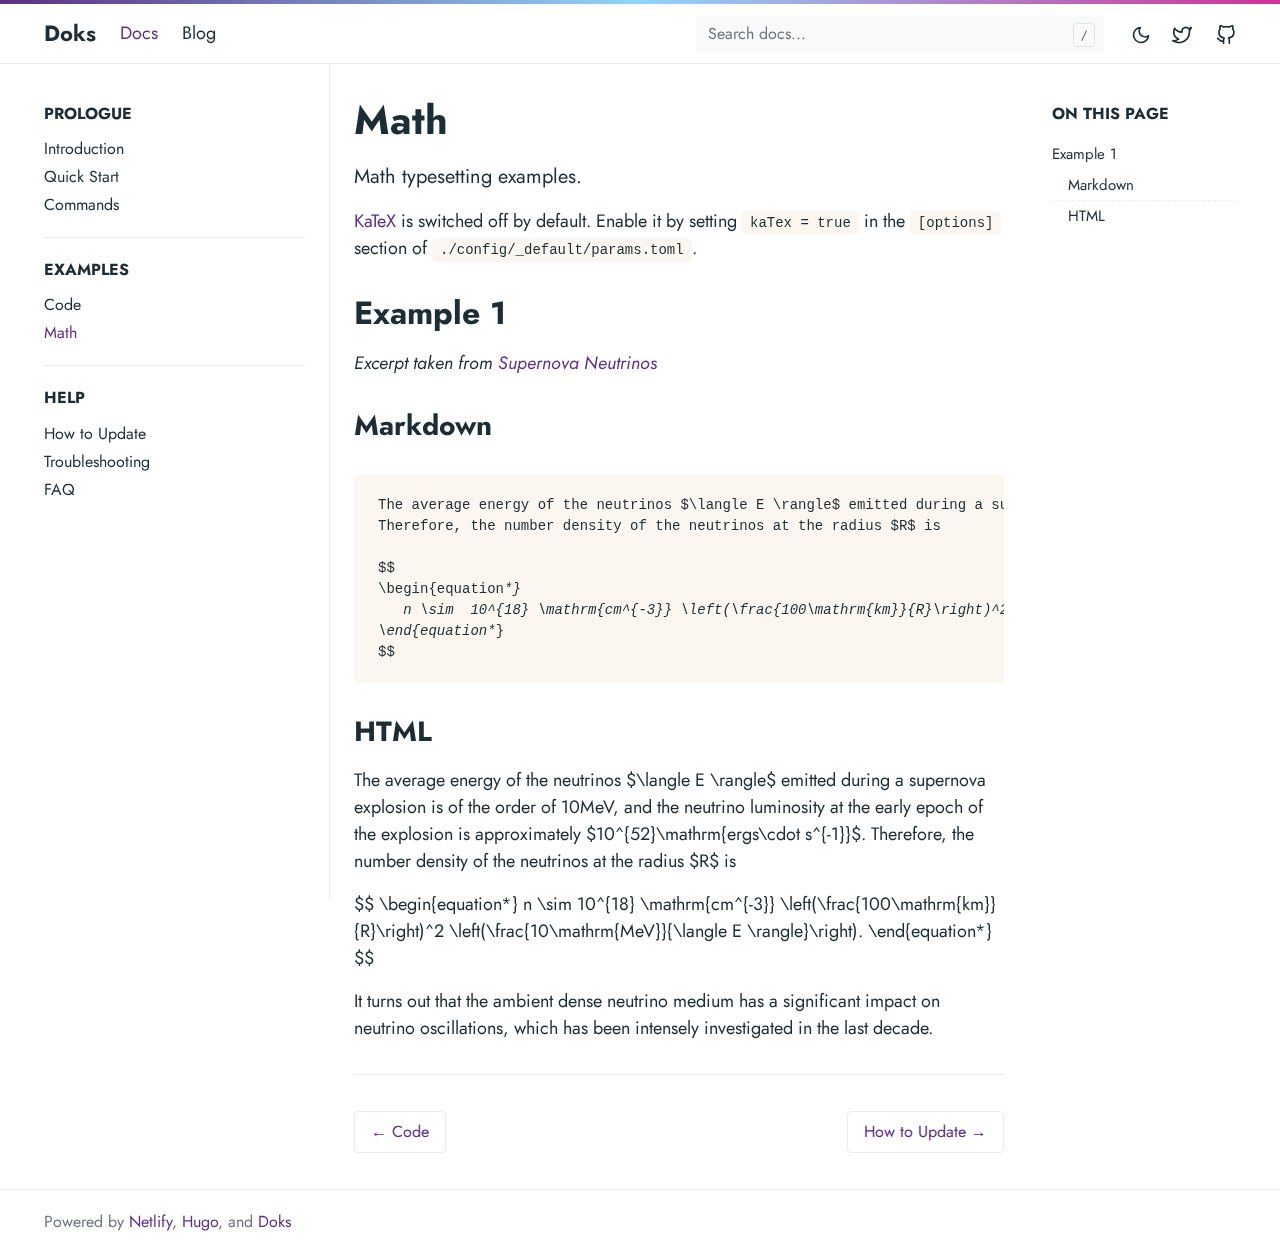
<file: docs/examples/math/index.html>
<!doctype html><html lang=en-us><head><meta charset=utf-8><meta http-equiv=x-ua-compatible content="ie=edge"><meta name=viewport content="width=device-width,initial-scale=1,shrink-to-fit=no"><link rel=preload as=font href=/fonts/vendor/jost/jost-v4-latin-regular.woff2 type=font/woff2 crossorigin><link rel=preload as=font href=/fonts/vendor/jost/jost-v4-latin-700.woff2 type=font/woff2 crossorigin><link rel=stylesheet href=/main.10ccb4eb6483819b06492195d9dc144f3bc7a0259df4445dac97619d3102edee925dea9fa2f929cfe8b83f644af0eff57a38a53f572b37d71ff06b0c11e2ce1a.css integrity="sha512-EMy062SDgZsGSSGV2dwUTzvHoCWd9ERdrJdhnTEC7e6SXeqfovkpz+i4P2RK8O/1ejilP1crN9cf8GsMEeLOGg==" crossorigin=anonymous><noscript><style>img.lazyload{display:none}</style></noscript><meta name=robots content="index, follow"><meta name=googlebot content="index, follow, max-snippet:-1, max-image-preview:large, max-video-preview:-1"><meta name=bingbot content="index, follow, max-snippet:-1, max-image-preview:large, max-video-preview:-1"><title>Math - Doks</title><meta name=description content="Math typesetting examples."><link rel=canonical href=/docs/examples/math/><meta name=twitter:card content="summary_large_image"><meta name=twitter:image content="/doks.png"><meta name=twitter:title content="Math"><meta name=twitter:description content="Math typesetting examples."><meta name=twitter:site content="@henkverlinde"><meta name=twitter:creator content="@henkverlinde"><meta property="og:title" content="Math"><meta property="og:description" content="Math typesetting examples."><meta property="og:type" content="article"><meta property="og:url" content="/docs/examples/math/"><meta property="og:image" content="/doks.png"><meta property="article:published_time" content="2021-03-16T10:46:05+01:00"><meta property="article:modified_time" content="2021-03-16T10:46:05+01:00"><meta property="og:site_name" content="Doks"><meta property="article:publisher" content="https://www.facebook.com/verlinde.henk"><meta property="article:author" content="https://www.facebook.com/verlinde.henk"><meta property="og:locale" content="en_US"><script type=application/ld+json>{"@context":"http://schema.org","@type":"BreadcrumbList","itemListElement":[{"@type":"ListItem","position":1,"name":"Home","item":"\/"},{"@type":"ListItem","position":2,"name":"Docsexamplesmath","item":"\/docsexamplesmath\/"}]}</script><meta name=theme-color content="#fff"><link rel=apple-touch-icon sizes=180x180 href=/apple-touch-icon.png><link rel=icon type=image/png sizes=32x32 href=/favicon-32x32.png><link rel=icon type=image/png sizes=16x16 href=/favicon-16x16.png><link rel=manifest href=/site.webmanifest></head><body class="docs single"><div class="header-bar fixed-top"></div><header class="navbar fixed-top navbar-expand-md navbar-light"><div class=container><input class="menu-btn order-0" type=checkbox id=menu-btn>
<label class="menu-icon d-md-none" for=menu-btn><span class=navicon></span></label><a class="navbar-brand order-1 order-md-0 me-auto" href=/>Doks</a>
<button id=mode class="btn btn-link order-2 order-md-4" type=button aria-label="Toggle mode">
<span class=toggle-dark><svg xmlns="http://www.w3.org/2000/svg" width="20" height="20" viewBox="0 0 24 24" fill="none" stroke="currentcolor" stroke-width="2" stroke-linecap="round" stroke-linejoin="round" class="feather feather-moon"><path d="M21 12.79A9 9 0 1111.21 3 7 7 0 0021 12.79z"/></svg></span><span class=toggle-light><svg xmlns="http://www.w3.org/2000/svg" width="20" height="20" viewBox="0 0 24 24" fill="none" stroke="currentcolor" stroke-width="2" stroke-linecap="round" stroke-linejoin="round" class="feather feather-sun"><circle cx="12" cy="12" r="5"/><line x1="12" y1="1" x2="12" y2="3"/><line x1="12" y1="21" x2="12" y2="23"/><line x1="4.22" y1="4.22" x2="5.64" y2="5.64"/><line x1="18.36" y1="18.36" x2="19.78" y2="19.78"/><line x1="1" y1="12" x2="3" y2="12"/><line x1="21" y1="12" x2="23" y2="12"/><line x1="4.22" y1="19.78" x2="5.64" y2="18.36"/><line x1="18.36" y1="5.64" x2="19.78" y2="4.22"/></svg></span></button><ul class="navbar-nav social-nav order-3 order-md-5"><li class=nav-item><a class=nav-link href=https://twitter.com/getdoks><svg xmlns="http://www.w3.org/2000/svg" width="20" height="20" viewBox="0 0 24 24" fill="none" stroke="currentcolor" stroke-width="2" stroke-linecap="round" stroke-linejoin="round" class="feather feather-twitter"><path d="M23 3a10.9 10.9.0 01-3.14 1.53 4.48 4.48.0 00-7.86 3v1A10.66 10.66.0 013 4s-4 9 5 13a11.64 11.64.0 01-7 2c9 5 20 0 20-11.5a4.5 4.5.0 00-.08-.83A7.72 7.72.0 0023 3z"/></svg><span class="ms-2 visually-hidden">Twitter</span></a></li><li class=nav-item><a class=nav-link href=https://github.com/h-enk/doks><svg xmlns="http://www.w3.org/2000/svg" width="20" height="20" viewBox="0 0 24 24" fill="none" stroke="currentcolor" stroke-width="2" stroke-linecap="round" stroke-linejoin="round" class="feather feather-github"><path d="M9 19c-5 1.5-5-2.5-7-3m14 6v-3.87a3.37 3.37.0 00-.94-2.61c3.14-.35 6.44-1.54 6.44-7A5.44 5.44.0 0020 4.77 5.07 5.07.0 0019.91 1S18.73.65 16 2.48a13.38 13.38.0 00-7 0C6.27.65 5.09 1 5.09 1A5.07 5.07.0 005 4.77 5.44 5.44.0 003.5 8.55c0 5.42 3.3 6.61 6.44 7A3.37 3.37.0 009 18.13V22"/></svg><span class="ms-2 visually-hidden">GitHub</span></a></li></ul><div class="collapse navbar-collapse order-4 order-md-1"><ul class="navbar-nav main-nav me-auto order-5 order-md-2"><li class="nav-item active"><a class=nav-link href=/docs/prologue/introduction/>Docs</a></li><li class=nav-item><a class=nav-link href=/blog/>Blog</a></li></ul><div class="break order-6 d-md-none"></div><form class="navbar-form flex-grow-1 order-7 order-md-3"><input id=userinput class="form-control is-search" type=search placeholder="Search docs..." aria-label="Search docs..." autocomplete=off><div id=suggestions class="shadow bg-white rounded"></div></form></div></div></header><div class="wrap container" role=document><div class=content><div class="row flex-xl-nowrap"><div class="col-lg-5 col-xl-4 docs-sidebar"><nav class=docs-links aria-label="Main navigation"><h3>Prologue</h3><ul class=list-unstyled><li><a class=docs-link href=/docs/prologue/introduction/>Introduction</a></li><li><a class=docs-link href=/docs/prologue/quick-start/>Quick Start</a></li><li><a class=docs-link href=/docs/prologue/commands/>Commands</a></li></ul><h3>Examples</h3><ul class=list-unstyled><li><a class=docs-link href=/docs/examples/code/>Code</a></li><li><a class="docs-link active" href=/docs/examples/math/>Math</a></li></ul><h3>Help</h3><ul class=list-unstyled><li><a class=docs-link href=/docs/help/how-to-update/>How to Update</a></li><li><a class=docs-link href=/docs/help/troubleshooting/>Troubleshooting</a></li><li><a class=docs-link href=/docs/help/faq/>FAQ</a></li></ul></nav></div><nav class="docs-toc d-none d-xl-block col-xl-3" aria-label="Secondary navigation"><div class=page-links><h3>On this page</h3><nav id=TableOfContents><ul><li><a href=#example-1>Example 1</a><ul><li><a href=#markdown>Markdown</a></li><li><a href=#html>HTML</a></li></ul></li></ul></nav></div></nav><main class="docs-content col-lg-11 col-xl-9"><h1>Math</h1><p class=lead>Math typesetting examples.</p><p><a href=https://katex.org/>KaTeX</a> is switched off by default. Enable it by setting <code>kaTex = true</code> in the <code>[options]</code> section of <code>./config/_default/params.toml</code>.</p><h2 id=example-1>Example 1<a href=#example-1 class=anchor aria-hidden=true>#</a></h2><p><em>Excerpt taken from <a href=https://neutrino.leima.is/book/introduction/supernova-neutrinos/>Supernova Neutrinos</a></em></p><h3 id=markdown>Markdown<a href=#markdown class=anchor aria-hidden=true>#</a></h3><pre><code class=language-md>The average energy of the neutrinos $\langle E \rangle$ emitted during a supernova explosion is of the order of 10MeV, and the neutrino luminosity at the early epoch of the explosion is approximately $10^{52}\mathrm{ergs\cdot s^{-1}}$.
Therefore, the number density of the neutrinos at the radius $R$ is

$$
\begin{equation*}
   n \sim  10^{18} \mathrm{cm^{-3}} \left(\frac{100\mathrm{km}}{R}\right)^2 \left(\frac{10\mathrm{MeV}}{\langle E \rangle}\right).
\end{equation*}
$$
</code></pre><h3 id=html>HTML<a href=#html class=anchor aria-hidden=true>#</a></h3><p>The average energy of the neutrinos $\langle E \rangle$ emitted during a supernova explosion is of the order of 10MeV, and the neutrino luminosity at the early epoch of the explosion is approximately $10^{52}\mathrm{ergs\cdot s^{-1}}$.
Therefore, the number density of the neutrinos at the radius $R$ is</p><p>$$
\begin{equation*}
n \sim 10^{18} \mathrm{cm^{-3}} \left(\frac{100\mathrm{km}}{R}\right)^2 \left(\frac{10\mathrm{MeV}}{\langle E \rangle}\right).
\end{equation*}
$$</p><p>It turns out that the ambient dense neutrino medium has a significant impact on neutrino oscillations, which has been intensely investigated in the last decade.</p><div class="docs-navigation d-flex justify-content-between"><a href=/docs/examples/code/><div class="card my-1"><div class="card-body py-2">&larr; Code</div></div></a><a class=ms-auto href=/docs/help/how-to-update/><div class="card my-1"><div class="card-body py-2">How to Update &rarr;</div></div></a></div></main></div></div></div><footer class="footer text-muted"><div class=container><div class=row><div class="col-lg-8 order-last order-lg-first"><ul class=list-inline><li class=list-inline-item>Powered by <a href=https://www.netlify.com/>Netlify</a>, <a href=https://gohugo.io/>Hugo</a>, and <a href=https://getdoks.org/>Doks</a></li></ul></div><div class="col-lg-8 order-first order-lg-last text-lg-end"><ul class=list-inline></ul></div></div></div></footer><script src=/js/highlight.min.e9108a0b3c03958002f9650a02a3c3dcc2c69459b908c8440f7d2ad360aa0f216c0023ba6192f82a8bdbd996bd314e1e0cff114a8f54a0166630560d0be8ede7.js integrity="sha512-6RCKCzwDlYAC+WUKAqPD3MLGlFm5CMhED30q02CqDyFsACO6YZL4Kovb2Za9MU4eDP8RSo9UoBZmMFYNC+jt5w==" crossorigin=anonymous defer></script><script src=/main.min.7ab523108435955765bcb88a0ee704f412ba01646b5478e84f3b9feb24f0ce750a14c3f7bd9a62408fe21e41996d361a9eb29f77e85dfe77b7e17f7623bd3a97.js integrity="sha512-erUjEIQ1lVdlvLiKDucE9BK6AWRrVHjoTzuf6yTwznUKFMP3vZpiQI/iHkGZbTYanrKfd+hd/ne34X92I706lw==" crossorigin=anonymous defer></script><script src=/index.min.c6534be7f56a459edcefb0aaebd9da5a2c7b24682090a14c2839bdf24a97cc9d292e4ed3678f55f8ffed2821397775c963a8da1a69f84dc1d28248629327839e.js integrity="sha512-xlNL5/VqRZ7c77Cq69naWix7JGggkKFMKDm98kqXzJ0pLk7TZ49V+P/tKCE5d3XJY6jaGmn4TcHSgkhikyeDng==" crossorigin=anonymous defer></script></body></html>
</file>
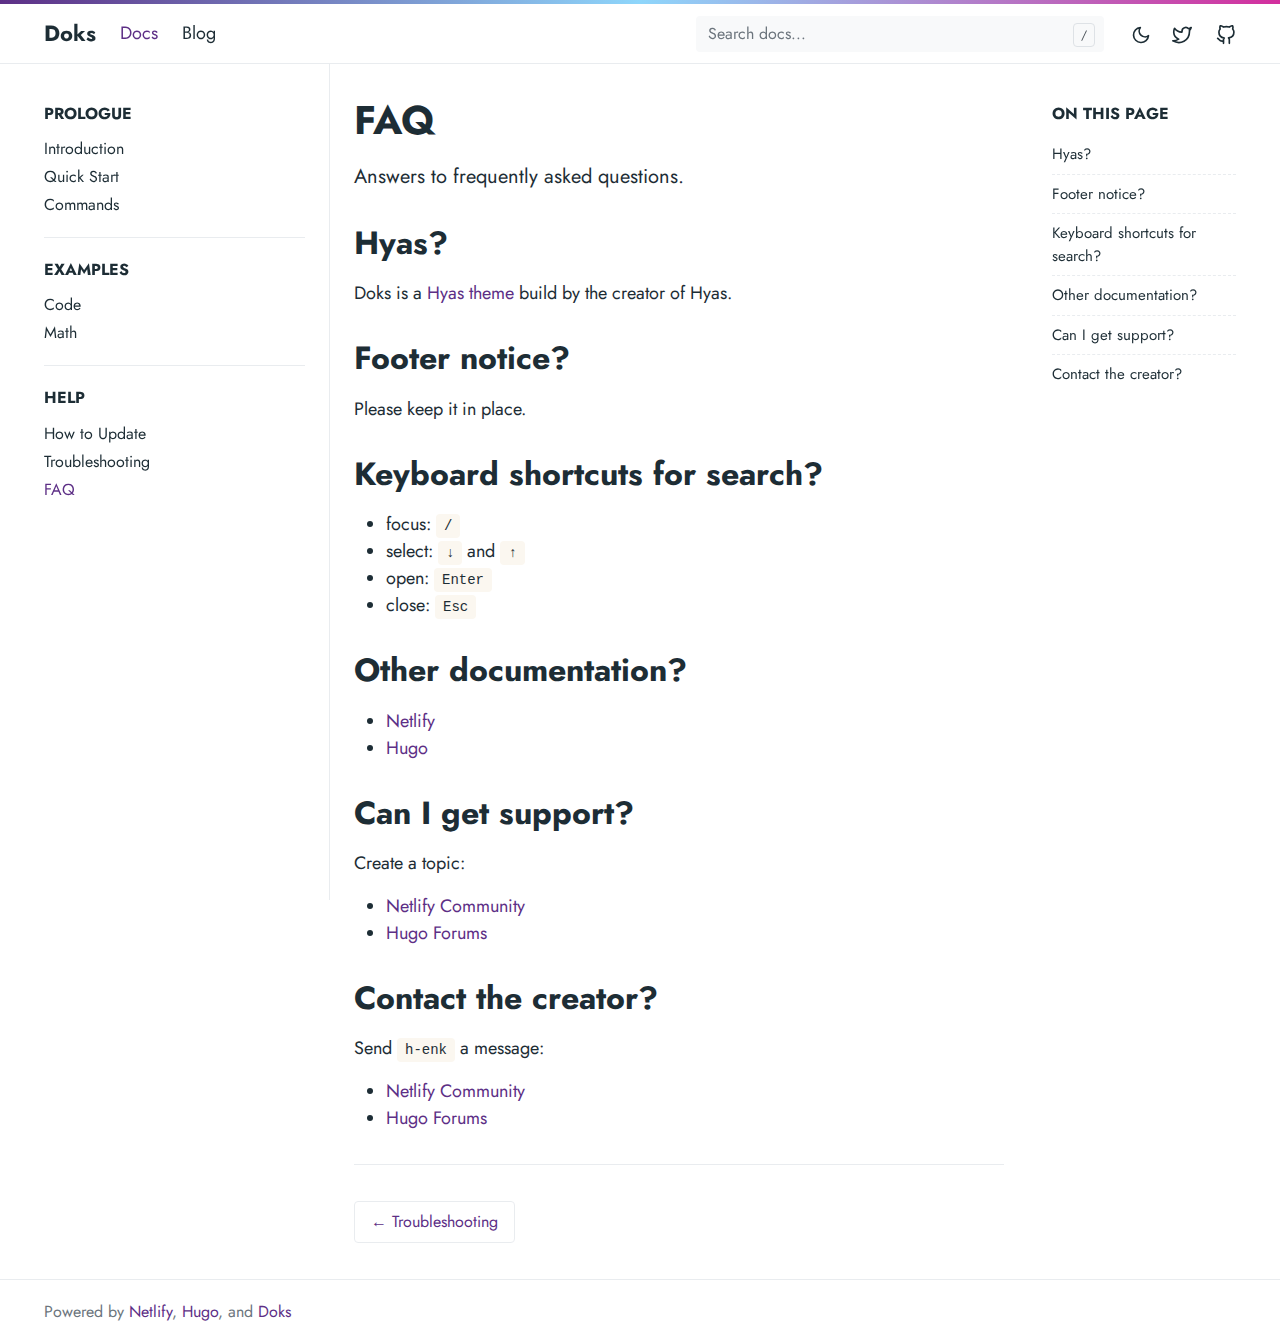
<file: docs/help/faq/index.html>
<!doctype html><html lang=en-us><head><meta charset=utf-8><meta http-equiv=x-ua-compatible content="ie=edge"><meta name=viewport content="width=device-width,initial-scale=1,shrink-to-fit=no"><link rel=preload as=font href=/fonts/vendor/jost/jost-v4-latin-regular.woff2 type=font/woff2 crossorigin><link rel=preload as=font href=/fonts/vendor/jost/jost-v4-latin-700.woff2 type=font/woff2 crossorigin><link rel=stylesheet href=/main.10ccb4eb6483819b06492195d9dc144f3bc7a0259df4445dac97619d3102edee925dea9fa2f929cfe8b83f644af0eff57a38a53f572b37d71ff06b0c11e2ce1a.css integrity="sha512-EMy062SDgZsGSSGV2dwUTzvHoCWd9ERdrJdhnTEC7e6SXeqfovkpz+i4P2RK8O/1ejilP1crN9cf8GsMEeLOGg==" crossorigin=anonymous><noscript><style>img.lazyload{display:none}</style></noscript><meta name=robots content="index, follow"><meta name=googlebot content="index, follow, max-snippet:-1, max-image-preview:large, max-video-preview:-1"><meta name=bingbot content="index, follow, max-snippet:-1, max-image-preview:large, max-video-preview:-1"><title>FAQ - Doks</title><meta name=description content="Answers to frequently asked questions."><link rel=canonical href=/docs/help/faq/><meta name=twitter:card content="summary_large_image"><meta name=twitter:image content="/doks.png"><meta name=twitter:title content="FAQ"><meta name=twitter:description content="Answers to frequently asked questions."><meta name=twitter:site content="@henkverlinde"><meta name=twitter:creator content="@henkverlinde"><meta property="og:title" content="FAQ"><meta property="og:description" content="Answers to frequently asked questions."><meta property="og:type" content="article"><meta property="og:url" content="/docs/help/faq/"><meta property="og:image" content="/doks.png"><meta property="article:published_time" content="2020-10-06T08:49:31+00:00"><meta property="article:modified_time" content="2020-10-06T08:49:31+00:00"><meta property="og:site_name" content="Doks"><meta property="article:publisher" content="https://www.facebook.com/verlinde.henk"><meta property="article:author" content="https://www.facebook.com/verlinde.henk"><meta property="og:locale" content="en_US"><script type=application/ld+json>{"@context":"http://schema.org","@type":"BreadcrumbList","itemListElement":[{"@type":"ListItem","position":1,"name":"Home","item":"\/"},{"@type":"ListItem","position":2,"name":"Docshelpfaq","item":"\/docshelpfaq\/"}]}</script><meta name=theme-color content="#fff"><link rel=apple-touch-icon sizes=180x180 href=/apple-touch-icon.png><link rel=icon type=image/png sizes=32x32 href=/favicon-32x32.png><link rel=icon type=image/png sizes=16x16 href=/favicon-16x16.png><link rel=manifest href=/site.webmanifest></head><body class="docs single"><div class="header-bar fixed-top"></div><header class="navbar fixed-top navbar-expand-md navbar-light"><div class=container><input class="menu-btn order-0" type=checkbox id=menu-btn>
<label class="menu-icon d-md-none" for=menu-btn><span class=navicon></span></label><a class="navbar-brand order-1 order-md-0 me-auto" href=/>Doks</a>
<button id=mode class="btn btn-link order-2 order-md-4" type=button aria-label="Toggle mode">
<span class=toggle-dark><svg xmlns="http://www.w3.org/2000/svg" width="20" height="20" viewBox="0 0 24 24" fill="none" stroke="currentcolor" stroke-width="2" stroke-linecap="round" stroke-linejoin="round" class="feather feather-moon"><path d="M21 12.79A9 9 0 1111.21 3 7 7 0 0021 12.79z"/></svg></span><span class=toggle-light><svg xmlns="http://www.w3.org/2000/svg" width="20" height="20" viewBox="0 0 24 24" fill="none" stroke="currentcolor" stroke-width="2" stroke-linecap="round" stroke-linejoin="round" class="feather feather-sun"><circle cx="12" cy="12" r="5"/><line x1="12" y1="1" x2="12" y2="3"/><line x1="12" y1="21" x2="12" y2="23"/><line x1="4.22" y1="4.22" x2="5.64" y2="5.64"/><line x1="18.36" y1="18.36" x2="19.78" y2="19.78"/><line x1="1" y1="12" x2="3" y2="12"/><line x1="21" y1="12" x2="23" y2="12"/><line x1="4.22" y1="19.78" x2="5.64" y2="18.36"/><line x1="18.36" y1="5.64" x2="19.78" y2="4.22"/></svg></span></button><ul class="navbar-nav social-nav order-3 order-md-5"><li class=nav-item><a class=nav-link href=https://twitter.com/getdoks><svg xmlns="http://www.w3.org/2000/svg" width="20" height="20" viewBox="0 0 24 24" fill="none" stroke="currentcolor" stroke-width="2" stroke-linecap="round" stroke-linejoin="round" class="feather feather-twitter"><path d="M23 3a10.9 10.9.0 01-3.14 1.53 4.48 4.48.0 00-7.86 3v1A10.66 10.66.0 013 4s-4 9 5 13a11.64 11.64.0 01-7 2c9 5 20 0 20-11.5a4.5 4.5.0 00-.08-.83A7.72 7.72.0 0023 3z"/></svg><span class="ms-2 visually-hidden">Twitter</span></a></li><li class=nav-item><a class=nav-link href=https://github.com/h-enk/doks><svg xmlns="http://www.w3.org/2000/svg" width="20" height="20" viewBox="0 0 24 24" fill="none" stroke="currentcolor" stroke-width="2" stroke-linecap="round" stroke-linejoin="round" class="feather feather-github"><path d="M9 19c-5 1.5-5-2.5-7-3m14 6v-3.87a3.37 3.37.0 00-.94-2.61c3.14-.35 6.44-1.54 6.44-7A5.44 5.44.0 0020 4.77 5.07 5.07.0 0019.91 1S18.73.65 16 2.48a13.38 13.38.0 00-7 0C6.27.65 5.09 1 5.09 1A5.07 5.07.0 005 4.77 5.44 5.44.0 003.5 8.55c0 5.42 3.3 6.61 6.44 7A3.37 3.37.0 009 18.13V22"/></svg><span class="ms-2 visually-hidden">GitHub</span></a></li></ul><div class="collapse navbar-collapse order-4 order-md-1"><ul class="navbar-nav main-nav me-auto order-5 order-md-2"><li class="nav-item active"><a class=nav-link href=/docs/prologue/introduction/>Docs</a></li><li class=nav-item><a class=nav-link href=/blog/>Blog</a></li></ul><div class="break order-6 d-md-none"></div><form class="navbar-form flex-grow-1 order-7 order-md-3"><input id=userinput class="form-control is-search" type=search placeholder="Search docs..." aria-label="Search docs..." autocomplete=off><div id=suggestions class="shadow bg-white rounded"></div></form></div></div></header><div class="wrap container" role=document><div class=content><div class="row flex-xl-nowrap"><div class="col-lg-5 col-xl-4 docs-sidebar"><nav class=docs-links aria-label="Main navigation"><h3>Prologue</h3><ul class=list-unstyled><li><a class=docs-link href=/docs/prologue/introduction/>Introduction</a></li><li><a class=docs-link href=/docs/prologue/quick-start/>Quick Start</a></li><li><a class=docs-link href=/docs/prologue/commands/>Commands</a></li></ul><h3>Examples</h3><ul class=list-unstyled><li><a class=docs-link href=/docs/examples/code/>Code</a></li><li><a class=docs-link href=/docs/examples/math/>Math</a></li></ul><h3>Help</h3><ul class=list-unstyled><li><a class=docs-link href=/docs/help/how-to-update/>How to Update</a></li><li><a class=docs-link href=/docs/help/troubleshooting/>Troubleshooting</a></li><li><a class="docs-link active" href=/docs/help/faq/>FAQ</a></li></ul></nav></div><nav class="docs-toc d-none d-xl-block col-xl-3" aria-label="Secondary navigation"><div class=page-links><h3>On this page</h3><nav id=TableOfContents><ul><li><a href=#hyas>Hyas?</a></li><li><a href=#footer-notice>Footer notice?</a></li><li><a href=#keyboard-shortcuts-for-search>Keyboard shortcuts for search?</a></li><li><a href=#other-documentation>Other documentation?</a></li><li><a href=#can-i-get-support>Can I get support?</a></li><li><a href=#contact-the-creator>Contact the creator?</a></li></ul></nav></div></nav><main class="docs-content col-lg-11 col-xl-9"><h1>FAQ</h1><p class=lead>Answers to frequently asked questions.</p><h2 id=hyas>Hyas?<a href=#hyas class=anchor aria-hidden=true>#</a></h2><p>Doks is a <a href=https://gethyas.com/themes/doks/>Hyas theme</a> build by the creator of Hyas.</p><h2 id=footer-notice>Footer notice?<a href=#footer-notice class=anchor aria-hidden=true>#</a></h2><p>Please keep it in place.</p><h2 id=keyboard-shortcuts-for-search>Keyboard shortcuts for search?<a href=#keyboard-shortcuts-for-search class=anchor aria-hidden=true>#</a></h2><ul><li>focus: <code>/</code></li><li>select: <code>↓</code> and <code>↑</code></li><li>open: <code>Enter</code></li><li>close: <code>Esc</code></li></ul><h2 id=other-documentation>Other documentation?<a href=#other-documentation class=anchor aria-hidden=true>#</a></h2><ul><li><a href=https://docs.netlify.com/>Netlify</a></li><li><a href=https://gohugo.io/documentation/>Hugo</a></li></ul><h2 id=can-i-get-support>Can I get support?<a href=#can-i-get-support class=anchor aria-hidden=true>#</a></h2><p>Create a topic:</p><ul><li><a href=https://community.netlify.com/>Netlify Community</a></li><li><a href=https://discourse.gohugo.io/>Hugo Forums</a></li></ul><h2 id=contact-the-creator>Contact the creator?<a href=#contact-the-creator class=anchor aria-hidden=true>#</a></h2><p>Send <code>h-enk</code> a message:</p><ul><li><a href=https://community.netlify.com/>Netlify Community</a></li><li><a href=https://discourse.gohugo.io/>Hugo Forums</a></li></ul><div class="docs-navigation d-flex justify-content-between"><a href=/docs/help/troubleshooting/><div class="card my-1"><div class="card-body py-2">&larr; Troubleshooting</div></div></a></div></main></div></div></div><footer class="footer text-muted"><div class=container><div class=row><div class="col-lg-8 order-last order-lg-first"><ul class=list-inline><li class=list-inline-item>Powered by <a href=https://www.netlify.com/>Netlify</a>, <a href=https://gohugo.io/>Hugo</a>, and <a href=https://getdoks.org/>Doks</a></li></ul></div><div class="col-lg-8 order-first order-lg-last text-lg-end"><ul class=list-inline></ul></div></div></div></footer><script src=/js/highlight.min.e9108a0b3c03958002f9650a02a3c3dcc2c69459b908c8440f7d2ad360aa0f216c0023ba6192f82a8bdbd996bd314e1e0cff114a8f54a0166630560d0be8ede7.js integrity="sha512-6RCKCzwDlYAC+WUKAqPD3MLGlFm5CMhED30q02CqDyFsACO6YZL4Kovb2Za9MU4eDP8RSo9UoBZmMFYNC+jt5w==" crossorigin=anonymous defer></script><script src=/main.min.7ab523108435955765bcb88a0ee704f412ba01646b5478e84f3b9feb24f0ce750a14c3f7bd9a62408fe21e41996d361a9eb29f77e85dfe77b7e17f7623bd3a97.js integrity="sha512-erUjEIQ1lVdlvLiKDucE9BK6AWRrVHjoTzuf6yTwznUKFMP3vZpiQI/iHkGZbTYanrKfd+hd/ne34X92I706lw==" crossorigin=anonymous defer></script><script src=/index.min.c6534be7f56a459edcefb0aaebd9da5a2c7b24682090a14c2839bdf24a97cc9d292e4ed3678f55f8ffed2821397775c963a8da1a69f84dc1d28248629327839e.js integrity="sha512-xlNL5/VqRZ7c77Cq69naWix7JGggkKFMKDm98kqXzJ0pLk7TZ49V+P/tKCE5d3XJY6jaGmn4TcHSgkhikyeDng==" crossorigin=anonymous defer></script></body></html>
</file>
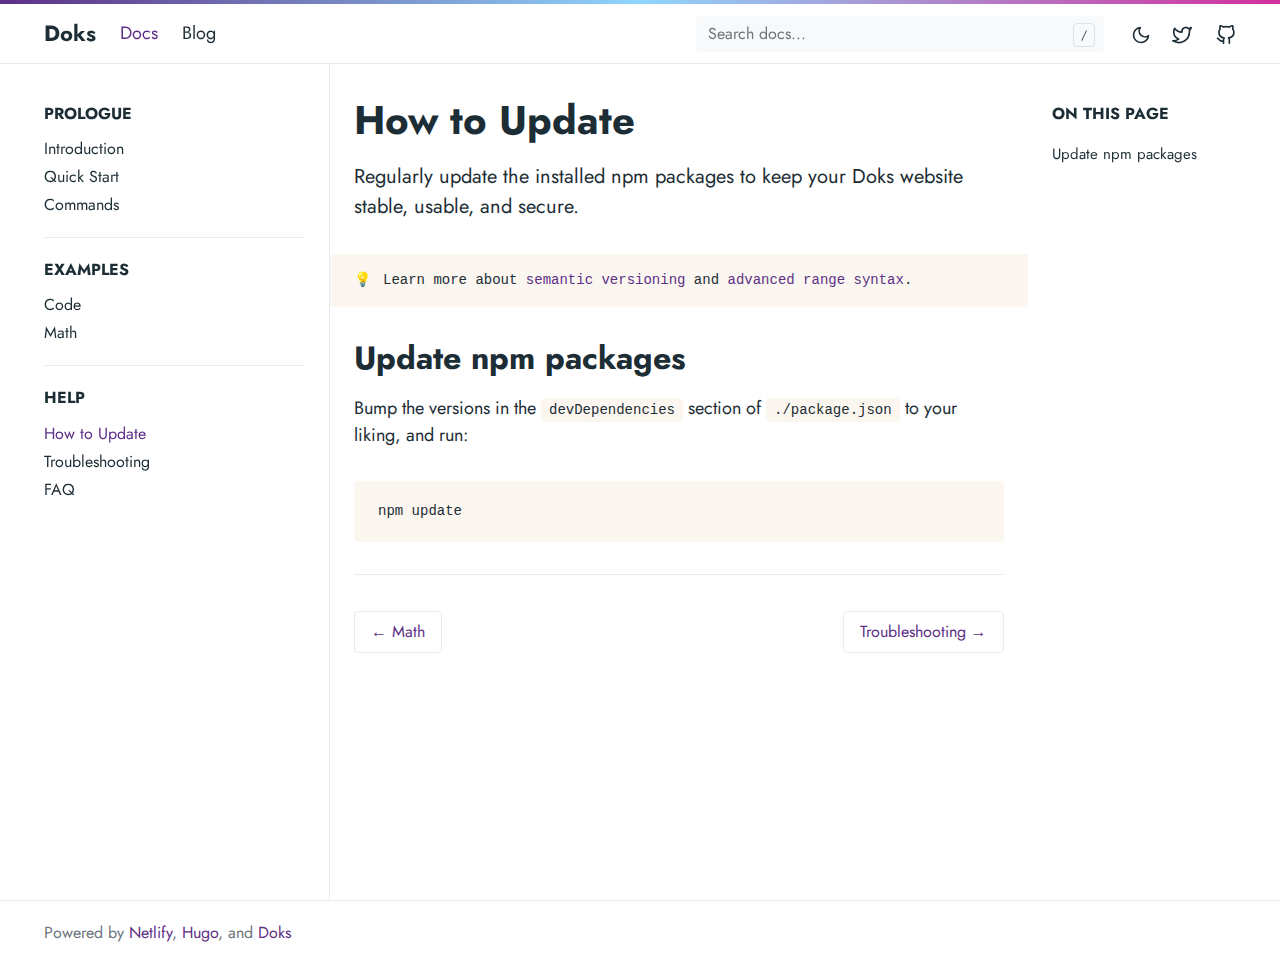
<file: docs/help/how-to-update/index.html>
<!doctype html><html lang=en-us><head><meta charset=utf-8><meta http-equiv=x-ua-compatible content="ie=edge"><meta name=viewport content="width=device-width,initial-scale=1,shrink-to-fit=no"><link rel=preload as=font href=/fonts/vendor/jost/jost-v4-latin-regular.woff2 type=font/woff2 crossorigin><link rel=preload as=font href=/fonts/vendor/jost/jost-v4-latin-700.woff2 type=font/woff2 crossorigin><link rel=stylesheet href=/main.10ccb4eb6483819b06492195d9dc144f3bc7a0259df4445dac97619d3102edee925dea9fa2f929cfe8b83f644af0eff57a38a53f572b37d71ff06b0c11e2ce1a.css integrity="sha512-EMy062SDgZsGSSGV2dwUTzvHoCWd9ERdrJdhnTEC7e6SXeqfovkpz+i4P2RK8O/1ejilP1crN9cf8GsMEeLOGg==" crossorigin=anonymous><noscript><style>img.lazyload{display:none}</style></noscript><meta name=robots content="index, follow"><meta name=googlebot content="index, follow, max-snippet:-1, max-image-preview:large, max-video-preview:-1"><meta name=bingbot content="index, follow, max-snippet:-1, max-image-preview:large, max-video-preview:-1"><title>How to Update - Doks</title><meta name=description content="Regularly update the installed npm packages to keep your Doks website stable, usable, and secure."><link rel=canonical href=/docs/help/how-to-update/><meta name=twitter:card content="summary_large_image"><meta name=twitter:image content="/doks.png"><meta name=twitter:title content="How to Update"><meta name=twitter:description content="Regularly update the installed npm packages to keep your Doks website stable, usable, and secure."><meta name=twitter:site content="@henkverlinde"><meta name=twitter:creator content="@henkverlinde"><meta property="og:title" content="How to Update"><meta property="og:description" content="Regularly update the installed npm packages to keep your Doks website stable, usable, and secure."><meta property="og:type" content="article"><meta property="og:url" content="/docs/help/how-to-update/"><meta property="og:image" content="/doks.png"><meta property="article:published_time" content="2020-11-12T13:26:54+01:00"><meta property="article:modified_time" content="2020-11-12T13:26:54+01:00"><meta property="og:site_name" content="Doks"><meta property="article:publisher" content="https://www.facebook.com/verlinde.henk"><meta property="article:author" content="https://www.facebook.com/verlinde.henk"><meta property="og:locale" content="en_US"><script type=application/ld+json>{"@context":"http://schema.org","@type":"BreadcrumbList","itemListElement":[{"@type":"ListItem","position":1,"name":"Home","item":"\/"},{"@type":"ListItem","position":2,"name":"Docshelphow to Update","item":"\/docshelphow-to-update\/"}]}</script><meta name=theme-color content="#fff"><link rel=apple-touch-icon sizes=180x180 href=/apple-touch-icon.png><link rel=icon type=image/png sizes=32x32 href=/favicon-32x32.png><link rel=icon type=image/png sizes=16x16 href=/favicon-16x16.png><link rel=manifest href=/site.webmanifest></head><body class="docs single"><div class="header-bar fixed-top"></div><header class="navbar fixed-top navbar-expand-md navbar-light"><div class=container><input class="menu-btn order-0" type=checkbox id=menu-btn>
<label class="menu-icon d-md-none" for=menu-btn><span class=navicon></span></label><a class="navbar-brand order-1 order-md-0 me-auto" href=/>Doks</a>
<button id=mode class="btn btn-link order-2 order-md-4" type=button aria-label="Toggle mode">
<span class=toggle-dark><svg xmlns="http://www.w3.org/2000/svg" width="20" height="20" viewBox="0 0 24 24" fill="none" stroke="currentcolor" stroke-width="2" stroke-linecap="round" stroke-linejoin="round" class="feather feather-moon"><path d="M21 12.79A9 9 0 1111.21 3 7 7 0 0021 12.79z"/></svg></span><span class=toggle-light><svg xmlns="http://www.w3.org/2000/svg" width="20" height="20" viewBox="0 0 24 24" fill="none" stroke="currentcolor" stroke-width="2" stroke-linecap="round" stroke-linejoin="round" class="feather feather-sun"><circle cx="12" cy="12" r="5"/><line x1="12" y1="1" x2="12" y2="3"/><line x1="12" y1="21" x2="12" y2="23"/><line x1="4.22" y1="4.22" x2="5.64" y2="5.64"/><line x1="18.36" y1="18.36" x2="19.78" y2="19.78"/><line x1="1" y1="12" x2="3" y2="12"/><line x1="21" y1="12" x2="23" y2="12"/><line x1="4.22" y1="19.78" x2="5.64" y2="18.36"/><line x1="18.36" y1="5.64" x2="19.78" y2="4.22"/></svg></span></button><ul class="navbar-nav social-nav order-3 order-md-5"><li class=nav-item><a class=nav-link href=https://twitter.com/getdoks><svg xmlns="http://www.w3.org/2000/svg" width="20" height="20" viewBox="0 0 24 24" fill="none" stroke="currentcolor" stroke-width="2" stroke-linecap="round" stroke-linejoin="round" class="feather feather-twitter"><path d="M23 3a10.9 10.9.0 01-3.14 1.53 4.48 4.48.0 00-7.86 3v1A10.66 10.66.0 013 4s-4 9 5 13a11.64 11.64.0 01-7 2c9 5 20 0 20-11.5a4.5 4.5.0 00-.08-.83A7.72 7.72.0 0023 3z"/></svg><span class="ms-2 visually-hidden">Twitter</span></a></li><li class=nav-item><a class=nav-link href=https://github.com/h-enk/doks><svg xmlns="http://www.w3.org/2000/svg" width="20" height="20" viewBox="0 0 24 24" fill="none" stroke="currentcolor" stroke-width="2" stroke-linecap="round" stroke-linejoin="round" class="feather feather-github"><path d="M9 19c-5 1.5-5-2.5-7-3m14 6v-3.87a3.37 3.37.0 00-.94-2.61c3.14-.35 6.44-1.54 6.44-7A5.44 5.44.0 0020 4.77 5.07 5.07.0 0019.91 1S18.73.65 16 2.48a13.38 13.38.0 00-7 0C6.27.65 5.09 1 5.09 1A5.07 5.07.0 005 4.77 5.44 5.44.0 003.5 8.55c0 5.42 3.3 6.61 6.44 7A3.37 3.37.0 009 18.13V22"/></svg><span class="ms-2 visually-hidden">GitHub</span></a></li></ul><div class="collapse navbar-collapse order-4 order-md-1"><ul class="navbar-nav main-nav me-auto order-5 order-md-2"><li class="nav-item active"><a class=nav-link href=/docs/prologue/introduction/>Docs</a></li><li class=nav-item><a class=nav-link href=/blog/>Blog</a></li></ul><div class="break order-6 d-md-none"></div><form class="navbar-form flex-grow-1 order-7 order-md-3"><input id=userinput class="form-control is-search" type=search placeholder="Search docs..." aria-label="Search docs..." autocomplete=off><div id=suggestions class="shadow bg-white rounded"></div></form></div></div></header><div class="wrap container" role=document><div class=content><div class="row flex-xl-nowrap"><div class="col-lg-5 col-xl-4 docs-sidebar"><nav class=docs-links aria-label="Main navigation"><h3>Prologue</h3><ul class=list-unstyled><li><a class=docs-link href=/docs/prologue/introduction/>Introduction</a></li><li><a class=docs-link href=/docs/prologue/quick-start/>Quick Start</a></li><li><a class=docs-link href=/docs/prologue/commands/>Commands</a></li></ul><h3>Examples</h3><ul class=list-unstyled><li><a class=docs-link href=/docs/examples/code/>Code</a></li><li><a class=docs-link href=/docs/examples/math/>Math</a></li></ul><h3>Help</h3><ul class=list-unstyled><li><a class="docs-link active" href=/docs/help/how-to-update/>How to Update</a></li><li><a class=docs-link href=/docs/help/troubleshooting/>Troubleshooting</a></li><li><a class=docs-link href=/docs/help/faq/>FAQ</a></li></ul></nav></div><nav class="docs-toc d-none d-xl-block col-xl-3" aria-label="Secondary navigation"><div class=page-links><h3>On this page</h3><nav id=TableOfContents><ul><li><a href=#update-npm-packages>Update npm packages</a></li></ul></nav></div></nav><main class="docs-content col-lg-11 col-xl-9"><h1>How to Update</h1><p class=lead>Regularly update the installed npm packages to keep your Doks website stable, usable, and secure.</p><div class="alert alert-warning d-flex" role=alert><div class="flex-shrink-1 alert-icon">💡</div><div class=w-100>Learn more about <a href=https://docs.npmjs.com/about-semantic-versioning>semantic versioning</a> and <a href=https://docs.npmjs.com/cli/v6/using-npm/semver#advanced-range-syntax>advanced range syntax</a>.</div></div><h2 id=update-npm-packages>Update npm packages<a href=#update-npm-packages class=anchor aria-hidden=true>#</a></h2><p>Bump the versions in the <code>devDependencies</code> section of <code>./package.json</code> to your liking, and run:</p><pre><code class=language-bash>npm update
</code></pre><div class="docs-navigation d-flex justify-content-between"><a href=/docs/examples/math/><div class="card my-1"><div class="card-body py-2">&larr; Math</div></div></a><a class=ms-auto href=/docs/help/troubleshooting/><div class="card my-1"><div class="card-body py-2">Troubleshooting &rarr;</div></div></a></div></main></div></div></div><footer class="footer text-muted"><div class=container><div class=row><div class="col-lg-8 order-last order-lg-first"><ul class=list-inline><li class=list-inline-item>Powered by <a href=https://www.netlify.com/>Netlify</a>, <a href=https://gohugo.io/>Hugo</a>, and <a href=https://getdoks.org/>Doks</a></li></ul></div><div class="col-lg-8 order-first order-lg-last text-lg-end"><ul class=list-inline></ul></div></div></div></footer><script src=/js/highlight.min.e9108a0b3c03958002f9650a02a3c3dcc2c69459b908c8440f7d2ad360aa0f216c0023ba6192f82a8bdbd996bd314e1e0cff114a8f54a0166630560d0be8ede7.js integrity="sha512-6RCKCzwDlYAC+WUKAqPD3MLGlFm5CMhED30q02CqDyFsACO6YZL4Kovb2Za9MU4eDP8RSo9UoBZmMFYNC+jt5w==" crossorigin=anonymous defer></script><script src=/main.min.7ab523108435955765bcb88a0ee704f412ba01646b5478e84f3b9feb24f0ce750a14c3f7bd9a62408fe21e41996d361a9eb29f77e85dfe77b7e17f7623bd3a97.js integrity="sha512-erUjEIQ1lVdlvLiKDucE9BK6AWRrVHjoTzuf6yTwznUKFMP3vZpiQI/iHkGZbTYanrKfd+hd/ne34X92I706lw==" crossorigin=anonymous defer></script><script src=/index.min.c6534be7f56a459edcefb0aaebd9da5a2c7b24682090a14c2839bdf24a97cc9d292e4ed3678f55f8ffed2821397775c963a8da1a69f84dc1d28248629327839e.js integrity="sha512-xlNL5/VqRZ7c77Cq69naWix7JGggkKFMKDm98kqXzJ0pLk7TZ49V+P/tKCE5d3XJY6jaGmn4TcHSgkhikyeDng==" crossorigin=anonymous defer></script></body></html>
</file>
